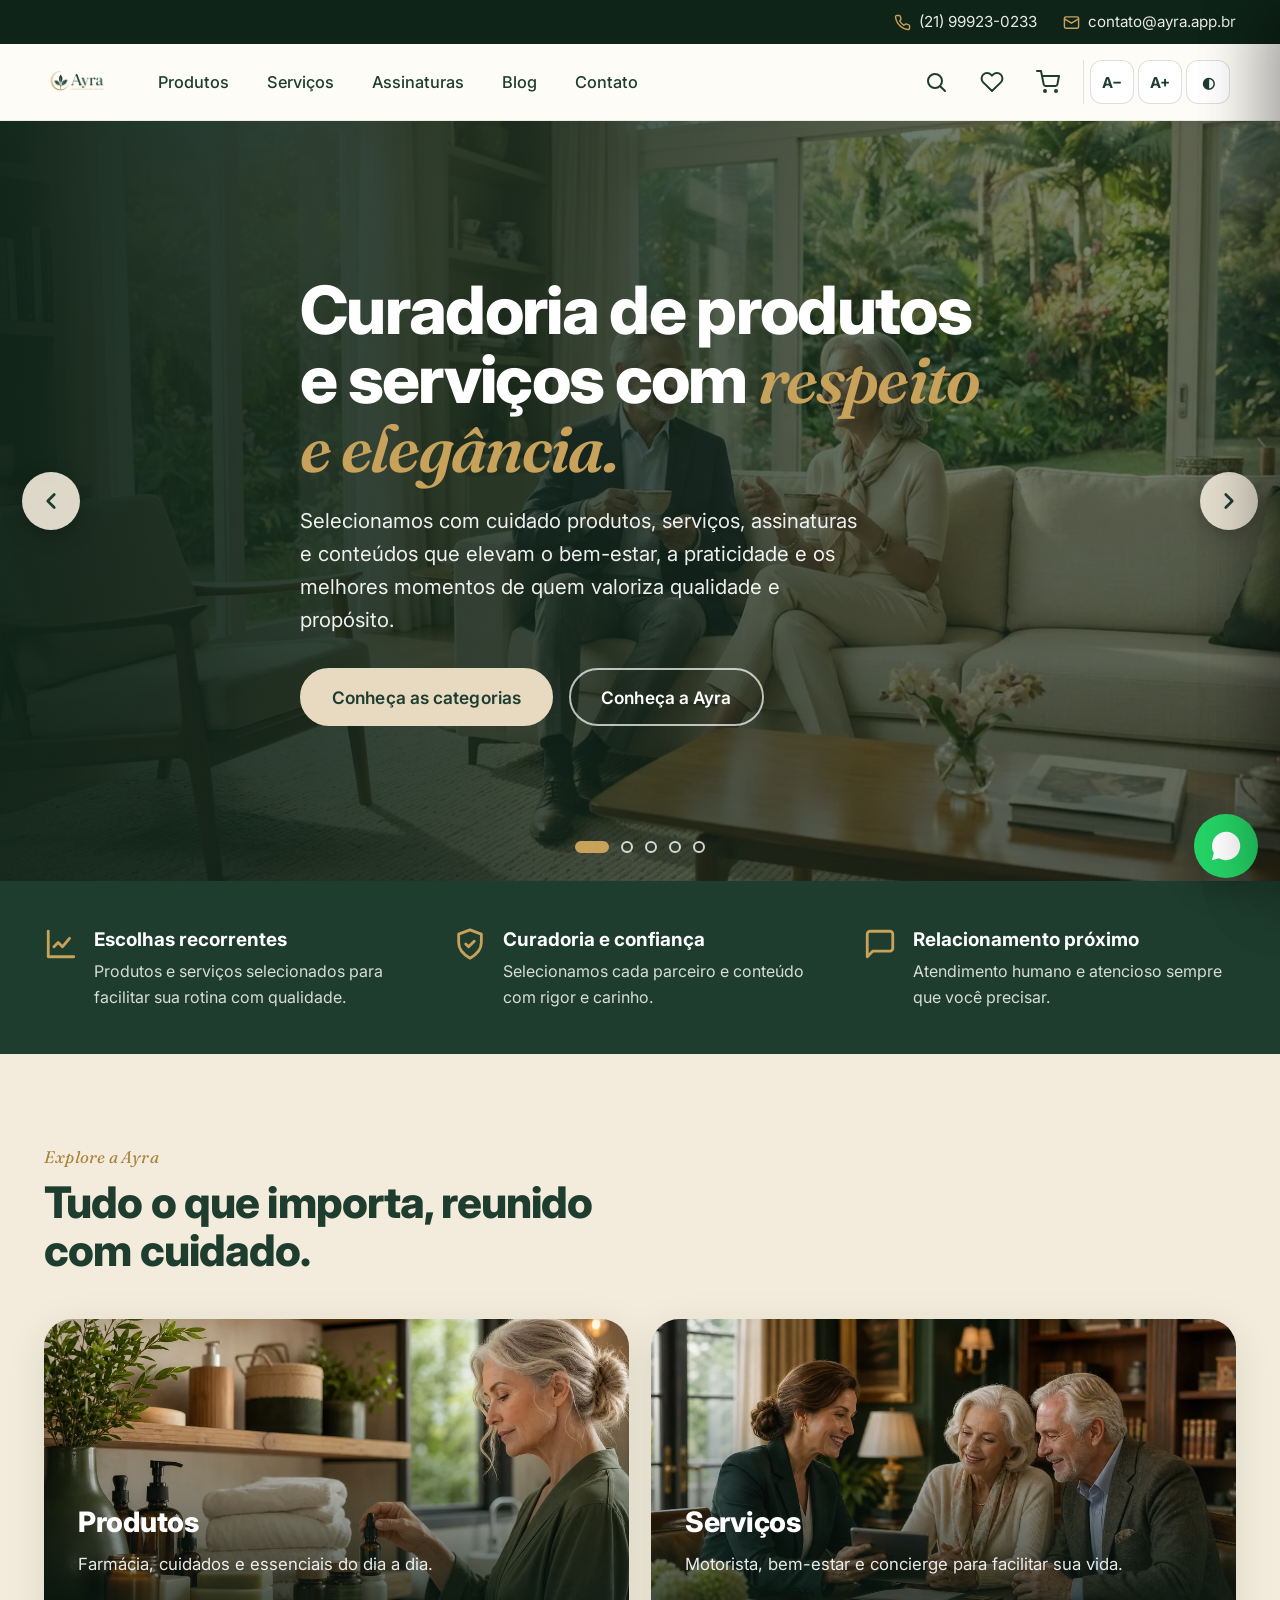
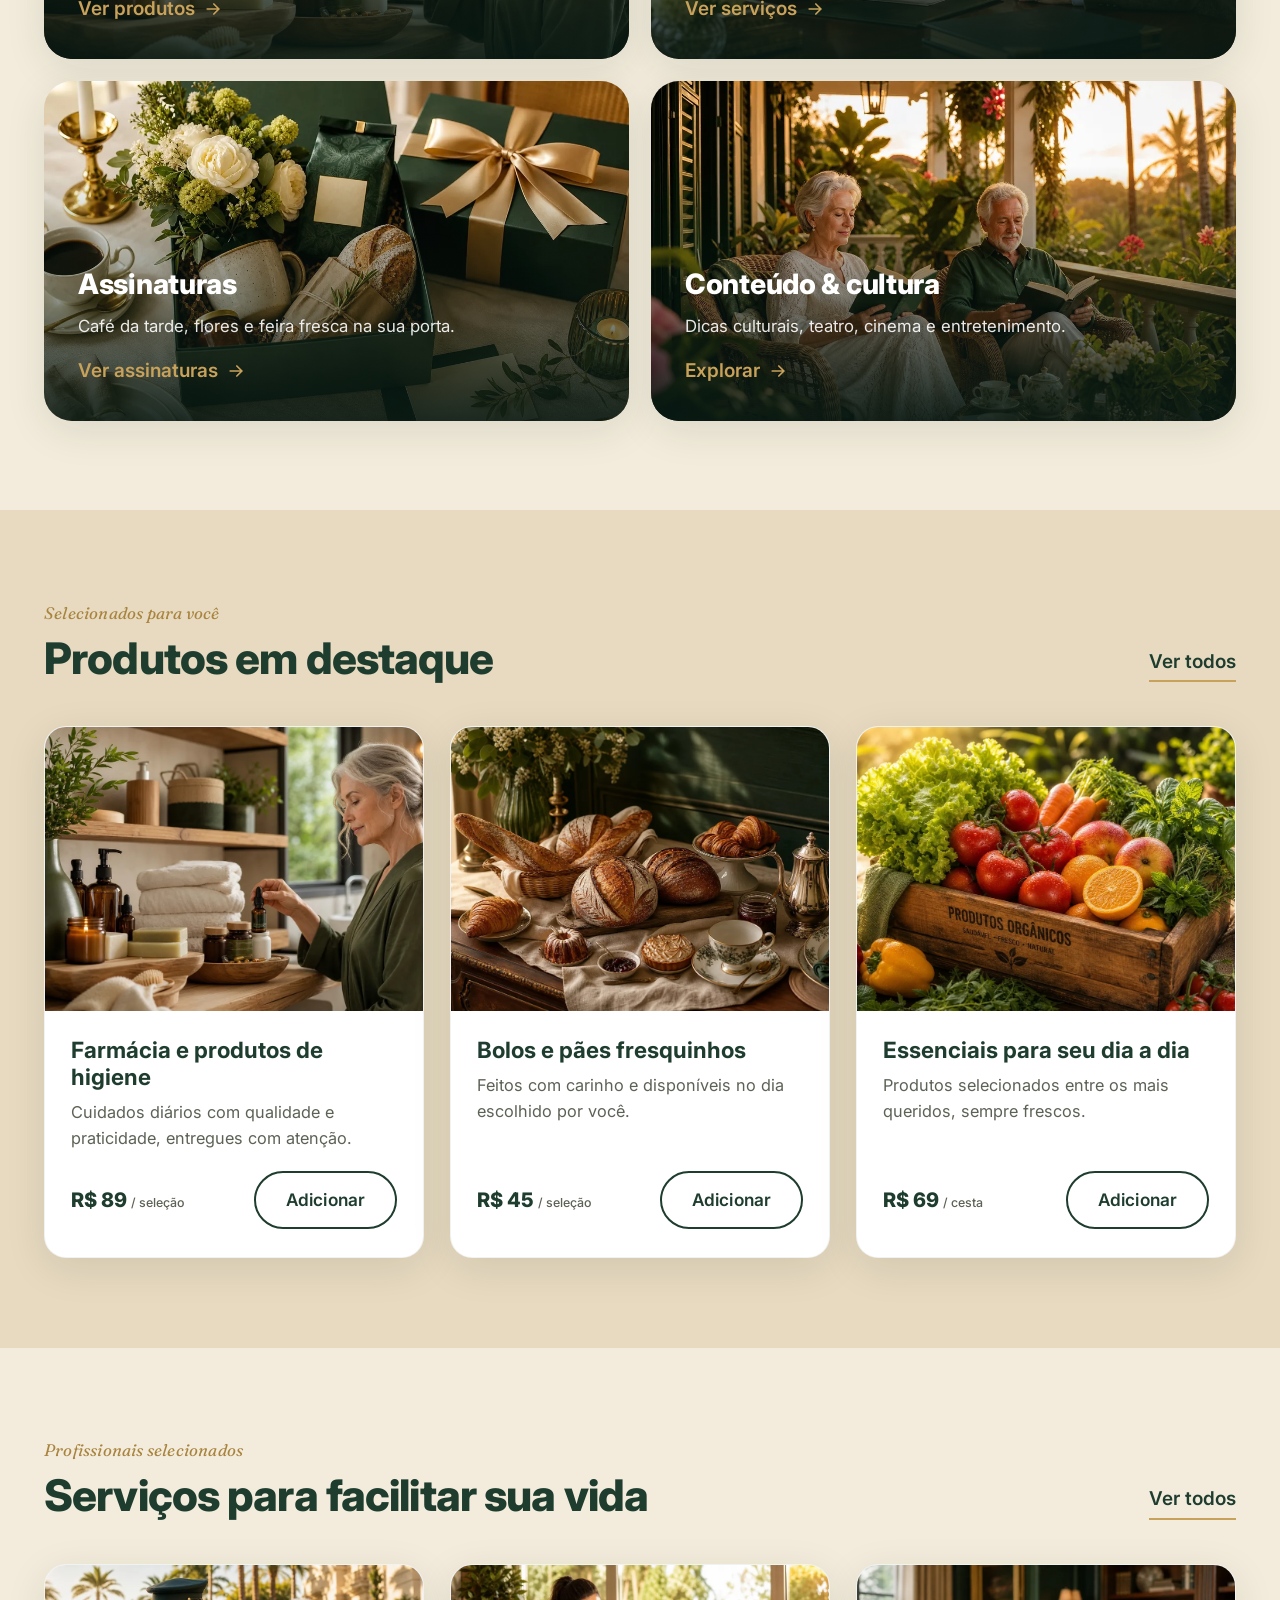
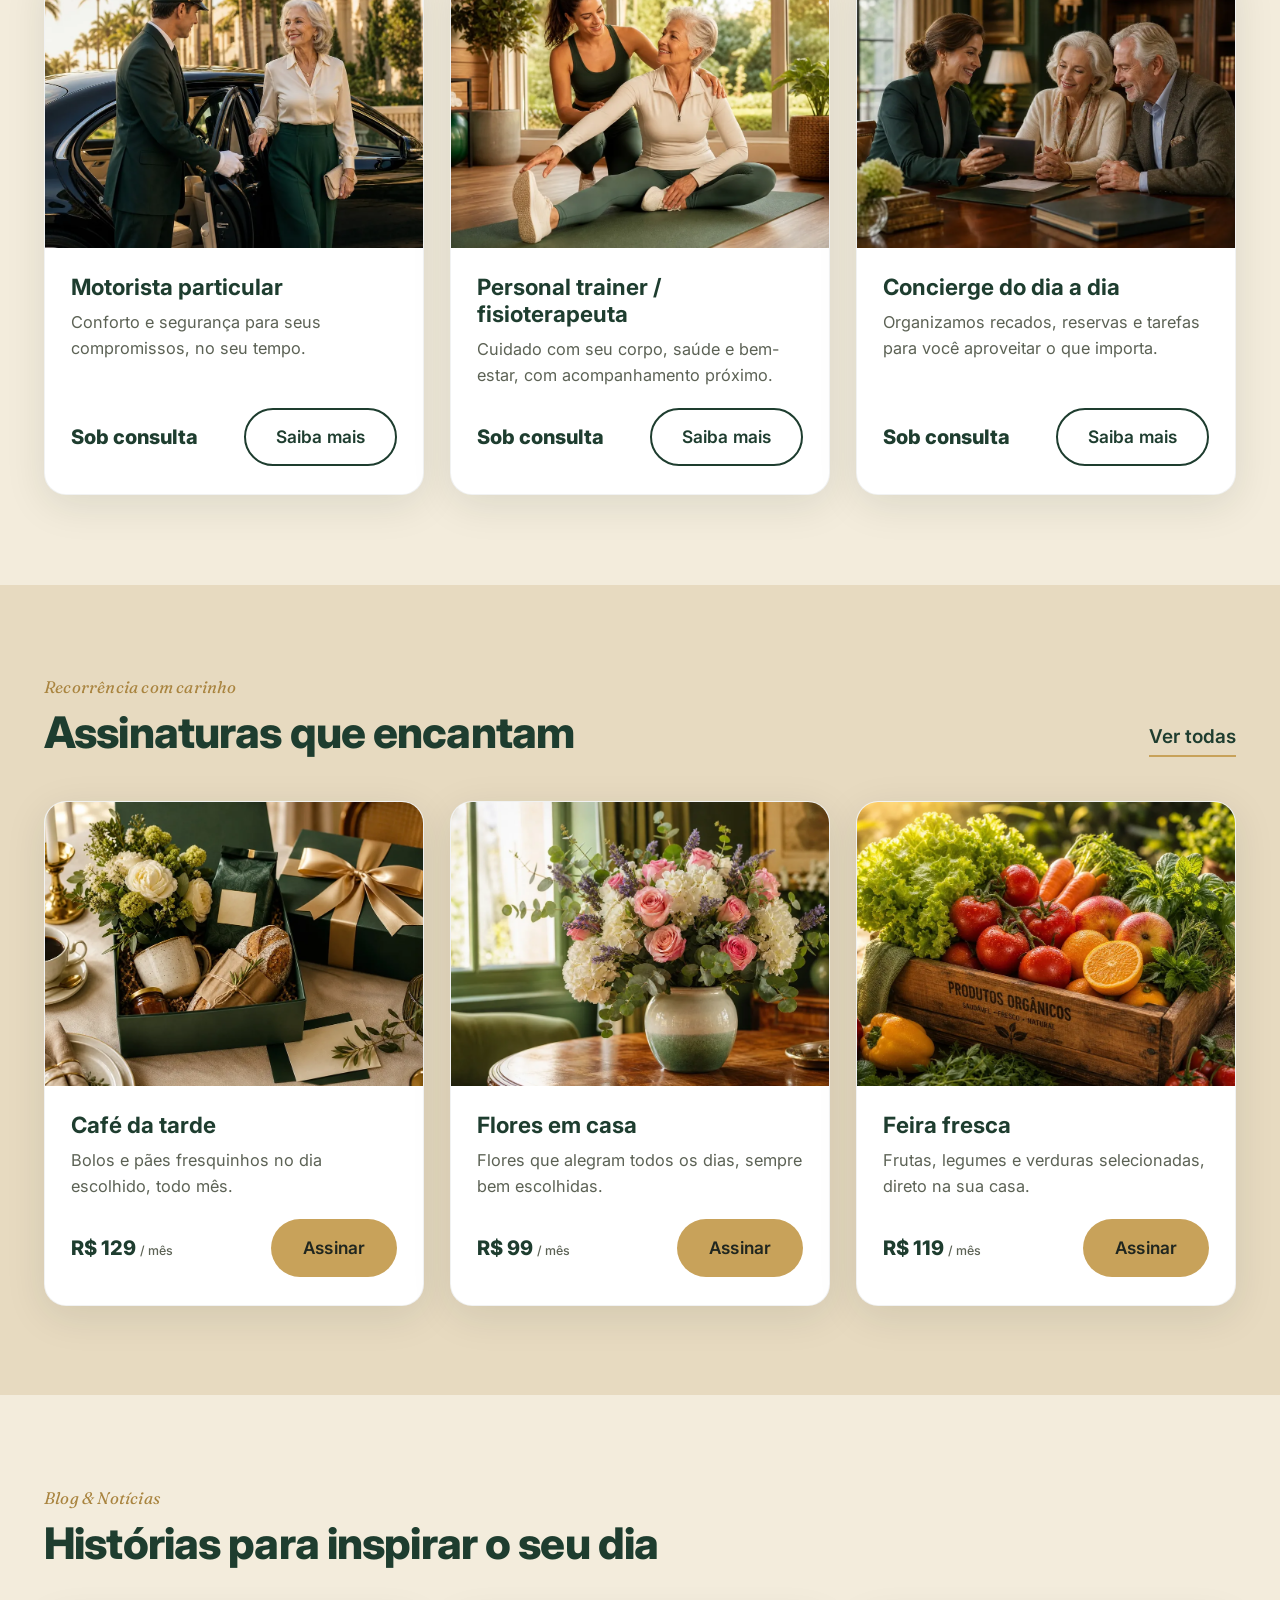
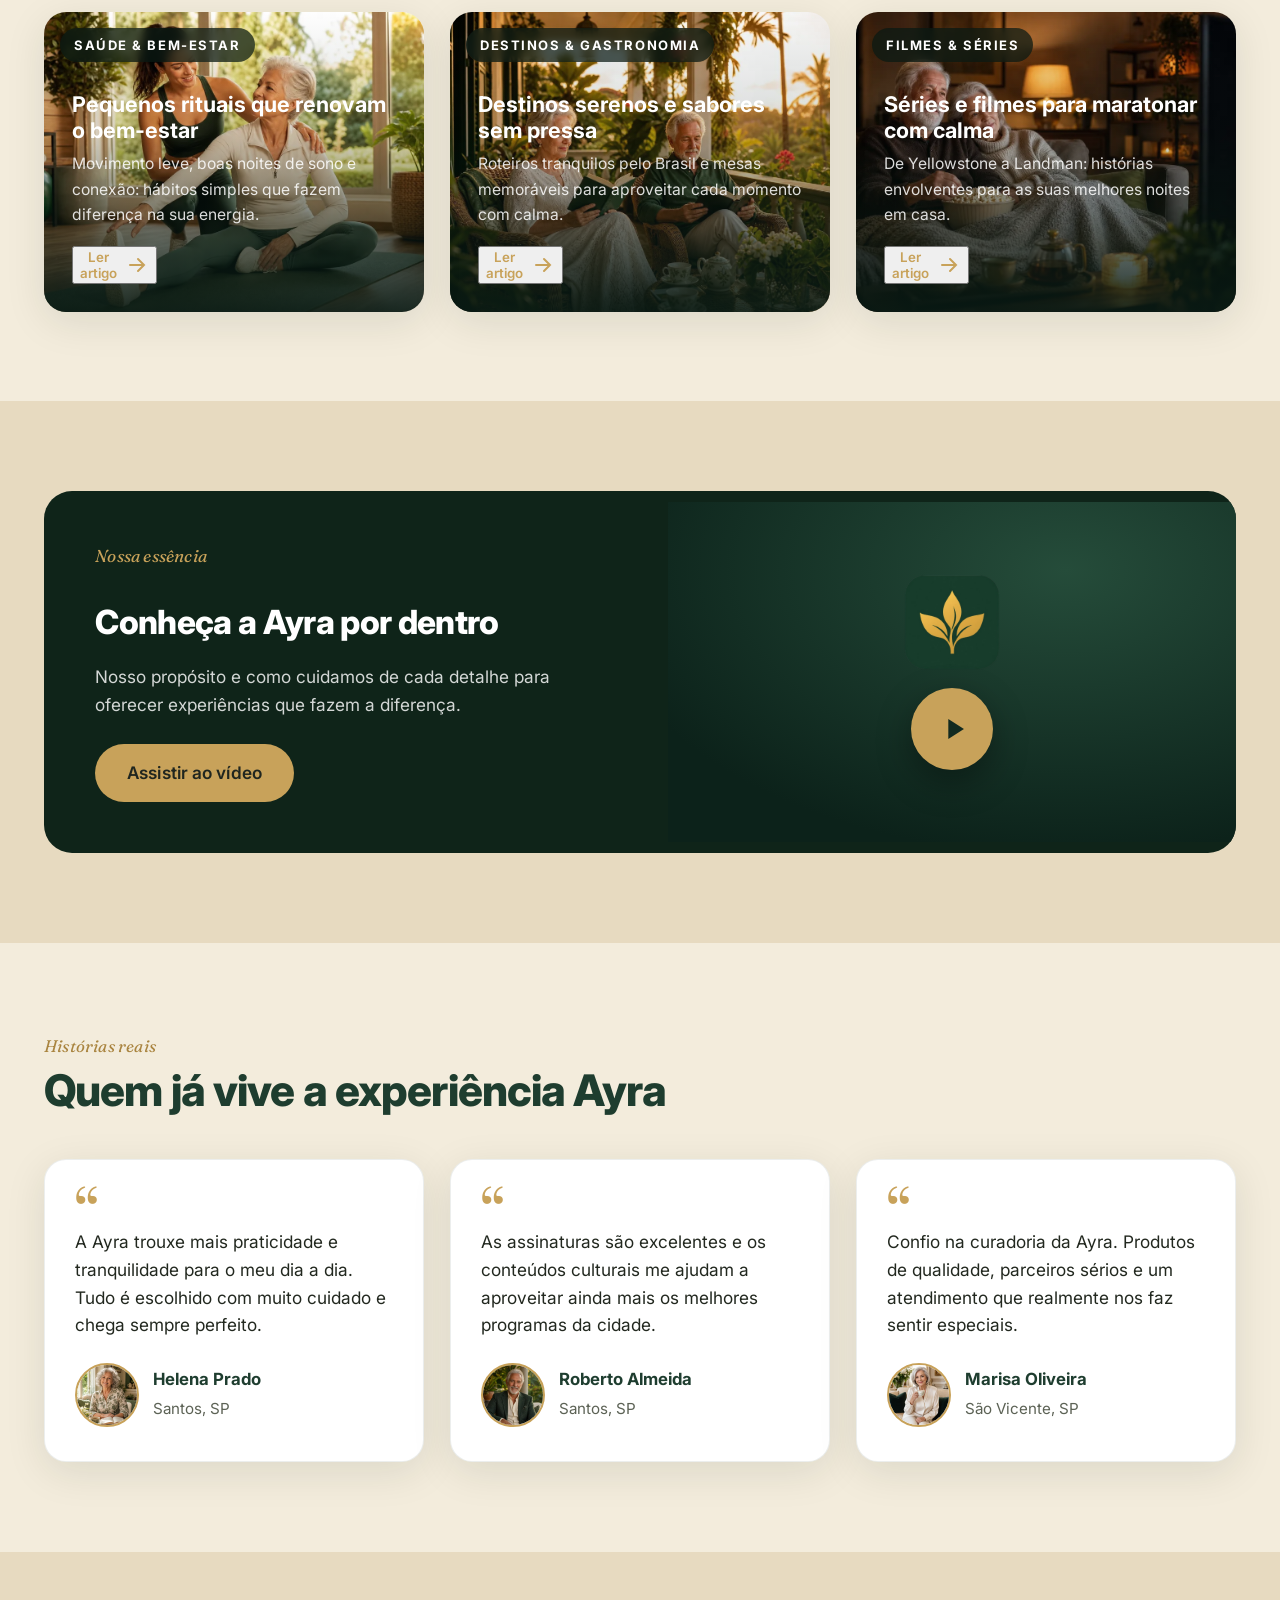
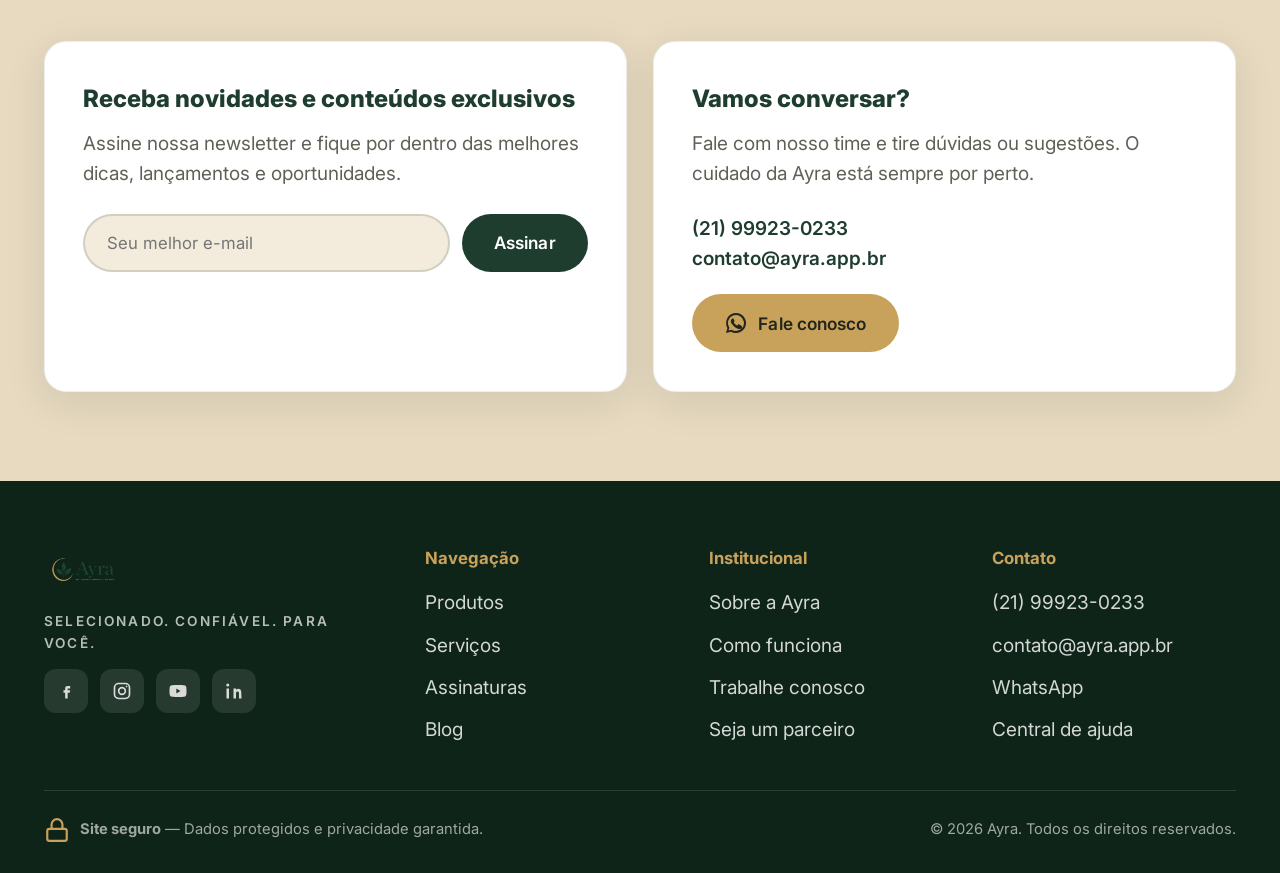
<file: index.html>
<!DOCTYPE html>
<html lang="pt-BR">
<head>
  <meta charset="UTF-8" />
  <meta name="viewport" content="width=device-width, initial-scale=1, viewport-fit=cover" />
  <title>Ayra — Curadoria de produtos e serviços com respeito e elegância</title>
  <meta name="description" content="Ayra é o marketplace com curadoria especial de produtos, serviços, assinaturas e conteúdos selecionados com respeito e elegância." />
  <meta name="theme-color" content="#1E3D2F" />

  <!-- Favicons -->
  <link rel="icon" href="images/favicon.ico" sizes="any" />
  <link rel="icon" type="image/png" sizes="32x32" href="images/favicon-32.png" />
  <link rel="apple-touch-icon" href="images/apple-touch-icon.png" />

  <!-- Open Graph -->
  <meta property="og:title" content="Ayra — Curadoria de produtos e serviços" />
  <meta property="og:description" content="Produtos, serviços, assinaturas e conteúdos selecionados com respeito e elegância." />
  <meta property="og:type" content="website" />

  <link rel="stylesheet" href="css/styles.css" />
</head>
<body>
  <a class="skip-link" href="#conteudo">Ir para o conteúdo</a>

  <!-- ================= BARRA DE CONTATO ================= -->
  <div class="topbar">
    <div class="container topbar__in">
      <a href="tel:+5521999230233">
        <svg viewBox="0 0 24 24" fill="none" stroke="currentColor" stroke-width="2" stroke-linecap="round" stroke-linejoin="round"><path d="M22 16.9v3a2 2 0 0 1-2.2 2 19.8 19.8 0 0 1-8.6-3.1 19.5 19.5 0 0 1-6-6 19.8 19.8 0 0 1-3.1-8.7A2 2 0 0 1 4 2h3a2 2 0 0 1 2 1.7c.1.9.4 1.8.7 2.7a2 2 0 0 1-.5 2.1L8.1 9.9a16 16 0 0 0 6 6l1.4-1.1a2 2 0 0 1 2.1-.5c.9.3 1.8.6 2.7.7A2 2 0 0 1 22 16.9z"/></svg>
        (21) 99923-0233
      </a>
      <a href="mailto:contato@ayra.app.br">
        <svg viewBox="0 0 24 24" fill="none" stroke="currentColor" stroke-width="2" stroke-linecap="round" stroke-linejoin="round"><rect x="2" y="4" width="20" height="16" rx="2"/><path d="m2 7 10 6 10-6"/></svg>
        contato@ayra.app.br
      </a>
    </div>
  </div>

  <!-- ================= HEADER ================= -->
  <header class="header">
    <div class="container header__bar">
      <a class="brand" href="#topo" aria-label="Ayra — página inicial">
        <img src="images/logo-ayra.png" alt="Ayra" />
      </a>

      <nav class="nav" aria-label="Menu principal">
        <a href="produtos.html">Produtos</a>
        <a href="servicos.html">Serviços</a>
        <a href="#assinaturas">Assinaturas</a>
        <a href="#blog">Blog</a>
        <a href="#contato">Contato</a>
      </nav>

      <div class="header__actions">
        <button class="icon-btn" aria-label="Buscar">
          <svg viewBox="0 0 24 24" fill="none" stroke="currentColor" stroke-width="2" stroke-linecap="round"><circle cx="11" cy="11" r="7"/><path d="m21 21-4.3-4.3"/></svg>
        </button>
        <button class="icon-btn" id="openFav" aria-label="Favoritos">
          <svg viewBox="0 0 24 24" fill="none" stroke="currentColor" stroke-width="2" stroke-linecap="round" stroke-linejoin="round"><path d="M20.8 4.6a5.5 5.5 0 0 0-7.8 0L12 5.7l-1-1.1a5.5 5.5 0 1 0-7.8 7.8L12 21l8.8-8.6a5.5 5.5 0 0 0 0-7.8z"/></svg>
          <span class="badge" id="favBadge" hidden>0</span>
        </button>
        <button class="icon-btn" id="openCart" aria-label="Carrinho">
          <svg viewBox="0 0 24 24" fill="none" stroke="currentColor" stroke-width="2" stroke-linecap="round" stroke-linejoin="round"><circle cx="9" cy="21" r="1"/><circle cx="20" cy="21" r="1"/><path d="M1 1h4l2.7 13.4a2 2 0 0 0 2 1.6h9.7a2 2 0 0 0 2-1.6L23 6H6"/></svg>
          <span class="badge" id="cartBadge" hidden>0</span>
        </button>

        <div class="a11y" role="group" aria-label="Acessibilidade">
          <button id="fontMinus" aria-label="Diminuir tamanho do texto">A−</button>
          <button id="fontPlus" aria-label="Aumentar tamanho do texto">A+</button>
          <button id="contrast" aria-label="Ativar alto contraste" title="Alto contraste">◐</button>
        </div>

        <button class="icon-btn hamburger" id="openMenu" aria-label="Abrir menu">
          <svg viewBox="0 0 24 24" fill="none" stroke="currentColor" stroke-width="2" stroke-linecap="round"><path d="M3 6h18M3 12h18M3 18h18"/></svg>
        </button>
      </div>
    </div>
  </header>

  <!-- ================= HERO ================= -->
  <main id="conteudo">
  <section class="hero" id="topo" aria-roledescription="carrossel" aria-label="Destaques Ayra">
    <div class="hero__track" id="heroTrack">

      <!-- Slide 1 — marca -->
      <div class="slide" aria-roledescription="slide">
        <div class="slide__img"><img src="images/hero-couple.webp" alt="Casal desfrutando de um momento tranquilo em casa" /></div>
        <div class="slide__shade"></div>
        <div class="container"><div class="slide__content">
          <h1>Curadoria de produtos e serviços com <span class="accent">respeito e elegância.</span></h1>
          <p>Selecionamos com cuidado produtos, serviços, assinaturas e conteúdos que elevam o bem-estar, a praticidade e os melhores momentos de quem valoriza qualidade e propósito.</p>
          <div class="hero__cta">
            <a class="btn btn--sand" href="#pilares">Conheça as categorias</a>
            <a class="btn btn--ghost" href="#institucional">Conheça a Ayra</a>
          </div>
        </div></div>
      </div>

      <!-- Slide 2 — Produtos -->
      <div class="slide" aria-roledescription="slide">
        <div class="slide__img"><img src="images/produto-farmacia.webp" alt="Produtos de cuidado e higiene selecionados" loading="lazy" /></div>
        <div class="slide__shade"></div>
        <div class="container"><div class="slide__content">
          <p class="eyebrow">Produtos</p>
          <h2 class="hero-title">Farmácia, cuidados e <span class="accent">essenciais do dia.</span></h2>
          <p>Cuidados diários com qualidade e praticidade, escolhidos a dedo e entregues com atenção.</p>
          <div class="hero__cta"><a class="btn btn--sand" href="#produtos">Ver produtos</a></div>
        </div></div>
      </div>

      <!-- Slide 3 — Serviços -->
      <div class="slide" aria-roledescription="slide">
        <div class="slide__img"><img src="images/servico-concierge.webp" alt="Atendimento de concierge com atenção pessoal" loading="lazy" /></div>
        <div class="slide__shade"></div>
        <div class="container"><div class="slide__content">
          <p class="eyebrow">Serviços</p>
          <h2 class="hero-title">Cada detalhe da rotina, <span class="accent">com cuidado.</span></h2>
          <p>Motorista particular, bem-estar e concierge para você aproveitar o que realmente importa.</p>
          <div class="hero__cta"><a class="btn btn--sand" href="#servicos">Ver serviços</a></div>
        </div></div>
      </div>

      <!-- Slide 4 — Assinaturas -->
      <div class="slide" aria-roledescription="slide">
        <div class="slide__img"><img src="images/assinatura-flores.webp" alt="Arranjo de flores para a casa" loading="lazy" /></div>
        <div class="slide__shade"></div>
        <div class="container"><div class="slide__content">
          <p class="eyebrow">Assinaturas</p>
          <h2 class="hero-title">O que encanta, <span class="accent">todo mês na sua porta.</span></h2>
          <p>Café da tarde, flores em casa e feira fresca — a recorrência que traz leveza ao dia a dia.</p>
          <div class="hero__cta"><a class="btn btn--sand" href="#assinaturas">Ver assinaturas</a></div>
        </div></div>
      </div>

      <!-- Slide 5 — Conteúdo -->
      <div class="slide" aria-roledescription="slide">
        <div class="slide__img"><img src="images/conteudo-santos.webp" alt="Momento de leitura e lazer" loading="lazy" /></div>
        <div class="slide__shade"></div>
        <div class="container"><div class="slide__content">
          <p class="eyebrow">Conteúdo &amp; cultura</p>
          <h2 class="hero-title">Inspiração para <span class="accent">viver mais e melhor.</span></h2>
          <p>Dicas culturais, teatro, cinema e entretenimento selecionados para os seus melhores momentos.</p>
          <div class="hero__cta"><a class="btn btn--sand" href="#conteudo">Explorar conteúdo</a></div>
        </div></div>
      </div>

    </div>

    <button class="hero__nav prev" id="heroPrev" aria-label="Slide anterior">
      <svg viewBox="0 0 24 24" fill="none" stroke="currentColor" stroke-width="2.5" stroke-linecap="round" stroke-linejoin="round"><path d="m15 18-6-6 6-6"/></svg>
    </button>
    <button class="hero__nav next" id="heroNext" aria-label="Próximo slide">
      <svg viewBox="0 0 24 24" fill="none" stroke="currentColor" stroke-width="2.5" stroke-linecap="round" stroke-linejoin="round"><path d="m9 18 6-6-6-6"/></svg>
    </button>
    <div class="hero__dots" id="heroDots" role="tablist" aria-label="Selecionar slide"></div>
  </section>

  <!-- ================= FAIXA DE CONFIANÇA ================= -->
  <section class="trust" id="institucional">
    <div class="container">
      <div class="trust__grid">
        <div class="trust__item">
          <svg viewBox="0 0 24 24" fill="none" stroke="currentColor" stroke-width="2" stroke-linecap="round" stroke-linejoin="round"><path d="M3 3v18h18"/><path d="M7 14l3-3 3 3 5-6"/></svg>
          <div><h3>Escolhas recorrentes</h3><p>Produtos e serviços selecionados para facilitar sua rotina com qualidade.</p></div>
        </div>
        <div class="trust__item">
          <svg viewBox="0 0 24 24" fill="none" stroke="currentColor" stroke-width="2" stroke-linecap="round" stroke-linejoin="round"><path d="M12 2 4 5v6c0 5 3.4 8.5 8 11 4.6-2.5 8-6 8-11V5l-8-3z"/><path d="m9 12 2 2 4-4"/></svg>
          <div><h3>Curadoria e confiança</h3><p>Selecionamos cada parceiro e conteúdo com rigor e carinho.</p></div>
        </div>
        <div class="trust__item">
          <svg viewBox="0 0 24 24" fill="none" stroke="currentColor" stroke-width="2" stroke-linecap="round" stroke-linejoin="round"><path d="M21 15a2 2 0 0 1-2 2H7l-4 4V5a2 2 0 0 1 2-2h14a2 2 0 0 1 2 2z"/></svg>
          <div><h3>Relacionamento próximo</h3><p>Atendimento humano e atencioso sempre que você precisar.</p></div>
        </div>
      </div>
    </div>
  </section>

  <!-- ================= 4 GRANDES QUADRADOS ================= -->
  <section class="section" id="pilares">
    <div class="container">
      <div class="section-head">
        <div>
          <p class="eyebrow">Explore a Ayra</p>
          <h2 class="section-title">Tudo o que importa, reunido<br/>com cuidado.</h2>
        </div>
      </div>
      <div class="pillars">
        <a class="pillar" href="produtos.html">
          <img src="images/produto-farmacia.webp" alt="Produtos de cuidado e higiene dispostos com elegância" />
          <div class="pillar__body">
            <h3>Produtos</h3>
            <p>Farmácia, cuidados e essenciais do dia a dia.</p>
            <span class="pillar__more">Ver produtos <svg viewBox="0 0 24 24" fill="none" stroke="currentColor" stroke-width="2" stroke-linecap="round"><path d="M5 12h14M13 6l6 6-6 6"/></svg></span>
          </div>
        </a>
        <a class="pillar" href="servicos.html">
          <img src="images/servico-concierge.webp" alt="Atendimento de concierge com atenção pessoal" />
          <div class="pillar__body">
            <h3>Serviços</h3>
            <p>Motorista, bem-estar e concierge para facilitar sua vida.</p>
            <span class="pillar__more">Ver serviços <svg viewBox="0 0 24 24" fill="none" stroke="currentColor" stroke-width="2" stroke-linecap="round"><path d="M5 12h14M13 6l6 6-6 6"/></svg></span>
          </div>
        </a>
        <a class="pillar" href="#assinaturas">
          <img src="images/assinatura-cafe.webp" alt="Presente com café, pães e flores" />
          <div class="pillar__body">
            <h3>Assinaturas</h3>
            <p>Café da tarde, flores e feira fresca na sua porta.</p>
            <span class="pillar__more">Ver assinaturas <svg viewBox="0 0 24 24" fill="none" stroke="currentColor" stroke-width="2" stroke-linecap="round"><path d="M5 12h14M13 6l6 6-6 6"/></svg></span>
          </div>
        </a>
        <a class="pillar" href="#blog">
          <img src="images/conteudo-santos.webp" alt="Momento de leitura e lazer" />
          <div class="pillar__body">
            <h3>Conteúdo &amp; cultura</h3>
            <p>Dicas culturais, teatro, cinema e entretenimento.</p>
            <span class="pillar__more">Explorar <svg viewBox="0 0 24 24" fill="none" stroke="currentColor" stroke-width="2" stroke-linecap="round"><path d="M5 12h14M13 6l6 6-6 6"/></svg></span>
          </div>
        </a>
      </div>
    </div>
  </section>

  <!-- ================= PRODUTOS ================= -->
  <section class="section section--cream" id="produtos">
    <div class="container">
      <div class="section-head">
        <div><p class="eyebrow">Selecionados para você</p><h2 class="section-title">Produtos em destaque</h2></div>
        <a class="link-all" href="produtos.html">Ver todos</a>
      </div>
      <div class="cards">
        <article class="card">
          <div class="card__img"><img src="images/produto-farmacia.webp" alt="Produtos de farmácia e higiene" loading="lazy" /></div>
          <div class="card__body">
            <h3>Farmácia e produtos de higiene</h3>
            <p>Cuidados diários com qualidade e praticidade, entregues com atenção.</p>
            <div class="card__foot">
              <span class="price">R$ 89 <small>/ seleção</small></span>
              <button class="btn btn--outline add" data-name="Farmácia e produtos de higiene" data-price="89">Adicionar</button>
            </div>
          </div>
        </article>
        <article class="card">
          <div class="card__img"><img src="images/produto-paes.webp" alt="Bolos e pães fresquinhos" loading="lazy" /></div>
          <div class="card__body">
            <h3>Bolos e pães fresquinhos</h3>
            <p>Feitos com carinho e disponíveis no dia escolhido por você.</p>
            <div class="card__foot">
              <span class="price">R$ 45 <small>/ seleção</small></span>
              <button class="btn btn--outline add" data-name="Bolos e pães fresquinhos" data-price="45">Adicionar</button>
            </div>
          </div>
        </article>
        <article class="card">
          <div class="card__img"><img src="images/produto-cestas.webp" alt="Cesta de produtos orgânicos frescos" loading="lazy" /></div>
          <div class="card__body">
            <h3>Essenciais para seu dia a dia</h3>
            <p>Produtos selecionados entre os mais queridos, sempre frescos.</p>
            <div class="card__foot">
              <span class="price">R$ 69 <small>/ cesta</small></span>
              <button class="btn btn--outline add" data-name="Essenciais para seu dia a dia" data-price="69">Adicionar</button>
            </div>
          </div>
        </article>
      </div>
    </div>
  </section>

  <!-- ================= SERVIÇOS ================= -->
  <section class="section" id="servicos">
    <div class="container">
      <div class="section-head">
        <div><p class="eyebrow">Profissionais selecionados</p><h2 class="section-title">Serviços para facilitar sua vida</h2></div>
        <a class="link-all" href="servicos.html">Ver todos</a>
      </div>
      <div class="cards">
        <article class="card">
          <div class="card__img"><img src="images/servico-motorista.webp" alt="Motorista particular abrindo a porta do carro" loading="lazy" /></div>
          <div class="card__body">
            <h3>Motorista particular</h3>
            <p>Conforto e segurança para seus compromissos, no seu tempo.</p>
            <div class="card__foot">
              <span class="price">Sob consulta</span>
              <a class="btn btn--outline" href="#contato">Saiba mais</a>
            </div>
          </div>
        </article>
        <article class="card">
          <div class="card__img"><img src="images/servico-personal.webp" alt="Sessão de personal trainer e fisioterapia" loading="lazy" /></div>
          <div class="card__body">
            <h3>Personal trainer / fisioterapeuta</h3>
            <p>Cuidado com seu corpo, saúde e bem-estar, com acompanhamento próximo.</p>
            <div class="card__foot">
              <span class="price">Sob consulta</span>
              <a class="btn btn--outline" href="#contato">Saiba mais</a>
            </div>
          </div>
        </article>
        <article class="card">
          <div class="card__img"><img src="images/servico-concierge.webp" alt="Atendimento de concierge personalizado" loading="lazy" /></div>
          <div class="card__body">
            <h3>Concierge do dia a dia</h3>
            <p>Organizamos recados, reservas e tarefas para você aproveitar o que importa.</p>
            <div class="card__foot">
              <span class="price">Sob consulta</span>
              <a class="btn btn--outline" href="#contato">Saiba mais</a>
            </div>
          </div>
        </article>
      </div>
    </div>
  </section>

  <!-- ================= ASSINATURAS ================= -->
  <section class="section section--cream" id="assinaturas">
    <div class="container">
      <div class="section-head">
        <div><p class="eyebrow">Recorrência com carinho</p><h2 class="section-title">Assinaturas que encantam</h2></div>
        <a class="link-all" href="#">Ver todas</a>
      </div>
      <div class="cards">
        <article class="card">
          <div class="card__img"><img src="images/assinatura-cafe.webp" alt="Assinatura de café da tarde com pães e flores" loading="lazy" /></div>
          <div class="card__body">
            <h3>Café da tarde</h3>
            <p>Bolos e pães fresquinhos no dia escolhido, todo mês.</p>
            <div class="card__foot">
              <span class="price">R$ 129 <small>/ mês</small></span>
              <button class="btn btn--gold add" data-name="Assinatura Café da tarde" data-price="129">Assinar</button>
            </div>
          </div>
        </article>
        <article class="card">
          <div class="card__img"><img src="images/assinatura-flores.webp" alt="Arranjo de flores para a casa" loading="lazy" /></div>
          <div class="card__body">
            <h3>Flores em casa</h3>
            <p>Flores que alegram todos os dias, sempre bem escolhidas.</p>
            <div class="card__foot">
              <span class="price">R$ 99 <small>/ mês</small></span>
              <button class="btn btn--gold add" data-name="Assinatura Flores em casa" data-price="99">Assinar</button>
            </div>
          </div>
        </article>
        <article class="card">
          <div class="card__img"><img src="images/assinatura-frutas.webp" alt="Cesta de feira fresca com frutas e legumes" loading="lazy" /></div>
          <div class="card__body">
            <h3>Feira fresca</h3>
            <p>Frutas, legumes e verduras selecionadas, direto na sua casa.</p>
            <div class="card__foot">
              <span class="price">R$ 119 <small>/ mês</small></span>
              <button class="btn btn--gold add" data-name="Assinatura Feira fresca" data-price="119">Assinar</button>
            </div>
          </div>
        </article>
      </div>
    </div>
  </section>

  <!-- ================= BLOG & NOTÍCIAS ================= -->
  <section class="section" id="blog">
    <div class="container">
      <div class="section-head">
        <div><p class="eyebrow">Blog &amp; Notícias</p><h2 class="section-title">Histórias para inspirar o seu dia</h2></div>
      </div>
      <div class="cards content-grid">

        <article class="media blog-card">
          <img src="images/servico-personal.webp" alt="Momento de cuidado com o corpo e o bem-estar" loading="lazy" />
          <span class="badge-tag">SAÚDE &amp; BEM-ESTAR</span>
          <div class="media__body">
            <h3>Pequenos rituais que renovam o bem-estar</h3>
            <p>Movimento leve, boas noites de sono e conexão: hábitos simples que fazem diferença na sua energia.</p>
            <button class="media__link article-open" data-article="saude" type="button">Ler artigo <svg viewBox="0 0 24 24" fill="none" stroke="currentColor" stroke-width="2" stroke-linecap="round"><path d="M5 12h14M13 6l6 6-6 6"/></svg></button>
          </div>
        </article>

        <article class="media blog-card">
          <img src="images/conteudo-santos.webp" alt="Paisagem serena para viagens tranquilas" loading="lazy" />
          <span class="badge-tag">DESTINOS &amp; GASTRONOMIA</span>
          <div class="media__body">
            <h3>Destinos serenos e sabores sem pressa</h3>
            <p>Roteiros tranquilos pelo Brasil e mesas memoráveis para aproveitar cada momento com calma.</p>
            <button class="media__link article-open" data-article="destinos" type="button">Ler artigo <svg viewBox="0 0 24 24" fill="none" stroke="currentColor" stroke-width="2" stroke-linecap="round"><path d="M5 12h14M13 6l6 6-6 6"/></svg></button>
          </div>
        </article>

        <article class="media blog-card">
          <img src="images/conteudo-cinema.webp" alt="Noite tranquila de filmes e séries em casa" loading="lazy" />
          <span class="badge-tag">FILMES &amp; SÉRIES</span>
          <div class="media__body">
            <h3>Séries e filmes para maratonar com calma</h3>
            <p>De Yellowstone a Landman: histórias envolventes para as suas melhores noites em casa.</p>
            <button class="media__link article-open" data-article="series" type="button">Ler artigo <svg viewBox="0 0 24 24" fill="none" stroke="currentColor" stroke-width="2" stroke-linecap="round"><path d="M5 12h14M13 6l6 6-6 6"/></svg></button>
          </div>
        </article>

      </div>
    </div>

    <!-- ===== Conteúdo completo dos artigos (edite os textos aqui) ===== -->
    <!-- Ficam ocultos e são exibidos na própria página ao clicar em "Ler artigo". -->

    <div class="article-source" id="article-saude" data-cat="Saúde &amp; bem-estar" hidden>
      <img src="images/servico-personal.webp" alt="Cuidado com o corpo e o bem-estar" />
      <h2>Pequenos rituais que renovam o bem-estar</h2>
      <p>Cuidar de si não precisa ser complicado. Muitas vezes, são os gestos simples e repetidos com constância que trazem mais disposição e leveza para o dia a dia. A seguir, reunimos hábitos que cabem em qualquer rotina.</p>
      <h3>Movimente-se com prazer</h3>
      <p>Caminhadas tranquilas, alongamentos ao acordar ou uma sessão de fisioterapia orientada mantêm o corpo ativo e as articulações saudáveis. O segredo não é a intensidade, e sim a regularidade — e escolher uma atividade que dê prazer.</p>
      <h3>Durma bem e hidrate-se</h3>
      <p>Um sono reparador e a boa hidratação ao longo do dia influenciam o humor, a memória e a energia. Vale criar um ritual de fim de tarde: menos telas, uma luz mais suave e um chá quente para desacelerar.</p>
      <h3>Alimente-se com cor e variedade</h3>
      <p>Pratos coloridos, frescos e preparados com carinho nutrem o corpo e também o espírito. Frutas, verduras da estação e boas fontes de proteína ajudam a manter a vitalidade sem abrir mão do sabor.</p>
      <h3>Cultive vínculos</h3>
      <p>Conversas, encontros e momentos de convívio são tão importantes quanto qualquer cuidado físico. Manter-se conectado a quem se ama é um dos ingredientes mais poderosos do bem-estar.</p>
    </div>

    <div class="article-source" id="article-destinos" data-cat="Destinos &amp; gastronomia" hidden>
      <img src="images/conteudo-santos.webp" alt="Paisagem serena para viagens tranquilas" />
      <h2>Destinos serenos e sabores sem pressa</h2>
      <p>Viajar é reencontrar-se com o tempo. Escolher destinos tranquilos, com boa gastronomia e ritmo suave, transforma o passeio em uma experiência de verdade. Aqui vão algumas ideias para se inspirar.</p>
      <h3>Serra e clima ameno</h3>
      <p>Campos do Jordão (SP) e Gramado (RS) encantam com ar de montanha, cafés aconchegantes e boa mesa. São destinos perfeitos para caminhadas leves, fondues e tardes sem relógio.</p>
      <h3>Litoral e brisa do mar</h3>
      <p>Pertinho de casa, o litoral paulista guarda joias como Santos, com seus jardins à beira-mar, e cidades históricas como Paraty (RJ). Frutos do mar frescos e pôr do sol fazem o resto.</p>
      <h3>Natureza e sabores do interior</h3>
      <p>Bonito (MS) e a Chapada Diamantina (BA) recompensam quem gosta de paisagens tranquilas e culinária regional. Uma boa refeição típica ao fim do dia é sempre o melhor souvenir.</p>
      <p>Dica da Ayra: monte roteiros curtos, com deslocamentos confortáveis, e reserve tempo para simplesmente apreciar. A viagem mais memorável costuma ser a menos apressada.</p>
    </div>

    <div class="article-source" id="article-series" data-cat="Filmes &amp; séries" hidden>
      <img src="images/conteudo-cinema.webp" alt="Noite de filmes e séries em casa" />
      <h2>Séries e filmes para maratonar com calma</h2>
      <p>Uma boa história é o convite perfeito para uma noite tranquila em casa. Se você gosta de dramas envolventes, com belas paisagens e personagens marcantes, estas sugestões vão render ótimas sessões.</p>
      <h3>Yellowstone</h3>
      <p>Criada por Taylor Sheridan e estrelada por Kevin Costner, acompanha a família Dutton e sua imensa fazenda de gado em Montana, entre disputas de terra, poder e lealdade. As paisagens deslumbrantes são quase personagens à parte.</p>
      <h3>Landman</h3>
      <p>Do mesmo criador, traz Billy Bob Thornton como Tommy Norris, um "solucionador de problemas" no mundo do petróleo do oeste do Texas. A segunda temporada estreou em novembro de 2025 no Paramount+, com Demi Moore, Andy Garcia e a chegada de Sam Elliott ao elenco.</p>
      <h3>Para continuar a maratona</h3>
      <p>Quem gosta desse universo pode explorar também 1883 e 1923, que contam a origem da saga Dutton. Todas combinam drama, história e cenários grandiosos — perfeitas para assistir aos poucos, no seu ritmo.</p>
      <p>Dica da Ayra: prepare um chá ou um café da tarde especial, ajuste a luz e aproveite. As melhores histórias pedem tempo e conforto.</p>
    </div>
  </section>

  <!-- ================= VÍDEO INSTITUCIONAL ================= -->
  <section class="section section--cream">
    <div class="container">
      <div class="videoband">
        <div class="videoband__text">
          <p class="eyebrow" style="color:var(--gold)">Nossa essência</p>
          <h2>Conheça a Ayra por dentro</h2>
          <p>Nosso propósito e como cuidamos de cada detalhe para oferecer experiências que fazem a diferença.</p>
          <a class="btn btn--gold" href="#">Assistir ao vídeo</a>
        </div>
        <div class="videoband__poster">
          <img class="leaf" src="images/icon-512.png" alt="" aria-hidden="true" />
          <button class="play-lg" aria-label="Reproduzir vídeo institucional">
            <svg viewBox="0 0 24 24" fill="currentColor"><path d="M8 5v14l11-7z"/></svg>
          </button>
        </div>
      </div>
    </div>
  </section>

  <!-- ================= DEPOIMENTOS ================= -->
  <section class="section">
    <div class="container">
      <div class="section-head">
        <div><p class="eyebrow">Histórias reais</p><h2 class="section-title">Quem já vive a experiência Ayra</h2></div>
      </div>
      <div class="testi">
        <div class="testi__card">
          <div class="testi__quote">&ldquo;</div>
          <p>A Ayra trouxe mais praticidade e tranquilidade para o meu dia a dia. Tudo é escolhido com muito cuidado e chega sempre perfeito.</p>
          <div class="testi__who"><img src="images/depoimento-helena.webp" alt="Helena Prado" /><div><strong>Helena Prado</strong><span>Santos, SP</span></div></div>
        </div>
        <div class="testi__card">
          <div class="testi__quote">&ldquo;</div>
          <p>As assinaturas são excelentes e os conteúdos culturais me ajudam a aproveitar ainda mais os melhores programas da cidade.</p>
          <div class="testi__who"><img src="images/depoimento-roberto.webp" alt="Roberto Almeida" /><div><strong>Roberto Almeida</strong><span>Santos, SP</span></div></div>
        </div>
        <div class="testi__card">
          <div class="testi__quote">&ldquo;</div>
          <p>Confio na curadoria da Ayra. Produtos de qualidade, parceiros sérios e um atendimento que realmente nos faz sentir especiais.</p>
          <div class="testi__who"><img src="images/depoimento-maria.webp" alt="Marisa Oliveira" /><div><strong>Marisa Oliveira</strong><span>São Vicente, SP</span></div></div>
        </div>
      </div>
    </div>
  </section>

  <!-- ================= NEWSLETTER / CONTATO ================= -->
  <section class="section section--cream" id="contato">
    <div class="container">
      <div class="cta-band">
        <div class="cta-box">
          <h3>Receba novidades e conteúdos exclusivos</h3>
          <p>Assine nossa newsletter e fique por dentro das melhores dicas, lançamentos e oportunidades.</p>
          <form class="news-form" onsubmit="return false;">
            <input type="email" placeholder="Seu melhor e-mail" aria-label="Seu melhor e-mail" required />
            <button class="btn btn--primary" type="submit">Assinar</button>
          </form>
        </div>
        <div class="cta-box">
          <h3>Vamos conversar?</h3>
          <p>Fale com nosso time e tire dúvidas ou sugestões. O cuidado da Ayra está sempre por perto.</p>
          <p style="margin:0 0 20px;font-weight:600;color:var(--forest)">
            <a href="tel:+5521999230233" style="color:var(--forest)">(21) 99923-0233</a><br/>
            <a href="mailto:contato@ayra.app.br" style="color:var(--forest)">contato@ayra.app.br</a>
          </p>
          <a class="btn btn--gold" href="https://wa.me/5521999230233" target="_blank" rel="noopener">
            <svg viewBox="0 0 24 24" fill="currentColor" style="width:24px;height:24px"><path d="M12 2a10 10 0 0 0-8.6 15l-1.4 5 5.1-1.3A10 10 0 1 0 12 2zm0 18a8 8 0 0 1-4.1-1.1l-.3-.2-3 .8.8-2.9-.2-.3A8 8 0 1 1 12 20zm4.6-6c-.2-.1-1.5-.7-1.7-.8-.2-.1-.4-.1-.6.1s-.6.8-.8 1-.3.2-.5.1a6.5 6.5 0 0 1-3.2-2.8c-.2-.4.2-.4.6-1.2.1-.2 0-.3 0-.5s-.6-1.4-.8-1.9c-.2-.5-.4-.4-.6-.4h-.5a1 1 0 0 0-.7.3c-.3.3-1 .9-1 2.3s1 2.7 1.2 2.9c.1.2 2 3 4.8 4.2.7.3 1.2.5 1.6.6.7.2 1.3.2 1.8.1.5-.1 1.5-.6 1.7-1.2.2-.6.2-1.1.1-1.2s-.2-.2-.4-.3z"/></svg>
            Fale conosco
          </a>
        </div>
      </div>
    </div>
  </section>
  </main>

  <!-- ================= FOOTER ================= -->
  <footer class="footer">
    <div class="container">
      <div class="footer__top">
        <div class="footer__brand">
          <img src="images/logo-ayra.png" alt="Ayra" />
          <p>SELECIONADO. CONFIÁVEL. PARA VOCÊ.</p>
          <div class="social">
            <a href="#" aria-label="Facebook"><svg viewBox="0 0 24 24" fill="currentColor"><path d="M14 9h3V6h-3c-2 0-3 1-3 3v2H9v3h2v7h3v-7h2.5l.5-3H14v-1.5c0-.6.4-.5 1-.5z"/></svg></a>
            <a href="#" aria-label="Instagram"><svg viewBox="0 0 24 24" fill="none" stroke="currentColor" stroke-width="2"><rect x="3" y="3" width="18" height="18" rx="5"/><circle cx="12" cy="12" r="4"/><circle cx="17.5" cy="6.5" r="1" fill="currentColor" stroke="none"/></svg></a>
            <a href="#" aria-label="YouTube"><svg viewBox="0 0 24 24" fill="currentColor"><path d="M22 8s-.2-1.5-.8-2.1c-.8-.8-1.6-.8-2-.9C16.4 4.7 12 4.7 12 4.7s-4.4 0-7.2.3c-.4.1-1.2.1-2 .9C2.2 6.5 2 8 2 8S1.8 9.7 1.8 11.5v1C1.8 14.3 2 16 2 16s.2 1.5.8 2.1c.8.8 1.8.8 2.3.9 1.7.2 6.9.3 6.9.3s4.4 0 7.2-.3c.4-.1 1.2-.1 2-.9.6-.6.8-2.1.8-2.1s.2-1.7.2-3.5v-1C22.2 9.7 22 8 22 8zM10 15V9l5 3z"/></svg></a>
            <a href="#" aria-label="LinkedIn"><svg viewBox="0 0 24 24" fill="currentColor"><path d="M6 9H3v12h3zM4.5 3a1.8 1.8 0 1 0 0 3.6 1.8 1.8 0 0 0 0-3.6zM21 21h-3v-6c0-1.6-.6-2.5-1.8-2.5-1 0-1.5.7-1.7 1.3-.1.2-.1.6-.1.9V21h-3s.1-11 0-12h3v1.7c.4-.6 1.1-1.5 2.7-1.5 2 0 3.6 1.3 3.6 4.1z"/></svg></a>
          </div>
        </div>
        <div><h4>Navegação</h4><ul><li><a href="produtos.html">Produtos</a></li><li><a href="servicos.html">Serviços</a></li><li><a href="#assinaturas">Assinaturas</a></li><li><a href="#blog">Blog</a></li></ul></div>
        <div><h4>Institucional</h4><ul><li><a href="#institucional">Sobre a Ayra</a></li><li><a href="#">Como funciona</a></li><li><a href="#">Trabalhe conosco</a></li><li><a href="#">Seja um parceiro</a></li></ul></div>
        <div><h4>Contato</h4><ul>
          <li><a href="tel:+5521999230233">(21) 99923-0233</a></li>
          <li><a href="mailto:contato@ayra.app.br">contato@ayra.app.br</a></li>
          <li><a href="https://wa.me/5521999230233" target="_blank" rel="noopener">WhatsApp</a></li>
          <li><a href="#">Central de ajuda</a></li>
        </ul></div>
      </div>
      <div class="footer__bottom">
        <div class="secure">
          <svg viewBox="0 0 24 24" fill="none" stroke="currentColor" stroke-width="2" stroke-linecap="round" stroke-linejoin="round"><rect x="3" y="11" width="18" height="11" rx="2"/><path d="M7 11V7a5 5 0 0 1 10 0v4"/></svg>
          <span><strong>Site seguro</strong> — Dados protegidos e privacidade garantida.</span>
        </div>
        <span>© 2026 Ayra. Todos os direitos reservados.</span>
      </div>
    </div>
  </footer>

  <!-- WhatsApp flutuante -->
  <a class="wa-float" href="https://wa.me/5521999230233" target="_blank" rel="noopener" aria-label="Falar no WhatsApp">
    <svg viewBox="0 0 24 24" fill="currentColor"><path d="M12 2a10 10 0 0 0-8.6 15l-1.4 5 5.1-1.3A10 10 0 1 0 12 2zm4.6 12c-.2-.1-1.5-.7-1.7-.8-.2-.1-.4-.1-.6.1s-.6.8-.8 1-.3.2-.5.1a6.5 6.5 0 0 1-3.2-2.8c-.2-.4.2-.4.6-1.2.1-.2 0-.3 0-.5s-.6-1.4-.8-1.9c-.2-.5-.4-.4-.6-.4h-.5a1 1 0 0 0-.7.3c-.3.3-1 .9-1 2.3s1 2.7 1.2 2.9c.1.2 2 3 4.8 4.2.7.3 1.2.5 1.6.6.7.2 1.3.2 1.8.1.5-.1 1.5-.6 1.7-1.2.2-.6.2-1.1.1-1.2s-.2-.2-.4-.3z"/></svg>
  </a>

  <!-- Drawers -->
  <div class="overlay" id="overlay"></div>

  <aside class="drawer" id="cartDrawer" aria-label="Seu carrinho">
    <div class="drawer__head"><h3>Seu carrinho</h3><button class="close-btn" data-close aria-label="Fechar">&times;</button></div>
    <div class="drawer__body" id="cartBody"><p class="empty">Seu carrinho está vazio.</p></div>
    <div class="drawer__foot">
      <div class="subtotal"><span>Subtotal</span><span id="cartTotal">R$ 0</span></div>
      <p class="cart-note">Nesta etapa a seleção é enviada com carinho para nossa equipe. Em breve, o pagamento online estará disponível diretamente aqui.</p>
      <a class="btn btn--gold btn--block" id="cartWa" href="#" target="_blank" rel="noopener">Enviar seleção pelo WhatsApp</a>
    </div>
  </aside>

  <aside class="drawer" id="favDrawer" aria-label="Seus favoritos">
    <div class="drawer__head"><h3>Seus favoritos</h3><button class="close-btn" data-close aria-label="Fechar">&times;</button></div>
    <div class="drawer__body" id="favBody"><p class="empty">Salve produtos, serviços e conteúdos para consultar depois.</p></div>
  </aside>

  <!-- ===== Leitor de artigos (abre na própria página) ===== -->
  <div class="article-overlay" id="articleOverlay" role="dialog" aria-modal="true" aria-labelledby="artTitle">
    <div class="article-modal">
      <button class="article-close" id="articleClose" aria-label="Fechar artigo">&times;</button>
      <nav class="crumbs" id="artCrumbs" aria-label="Navegação estrutural">
        <a href="index.html">Início</a> <span aria-hidden="true">›</span>
        <a href="#blog">Blog</a> <span aria-hidden="true">›</span>
        <span class="crumbs__current" id="artCat">Artigo</span>
      </nav>
      <div class="article-body" id="articleBody"></div>
      <div class="article-foot">
        <button class="btn btn--outline" id="articleBack" type="button">← Voltar ao blog</button>
      </div>
    </div>
  </div>

  <!-- Menu mobile -->
  <nav class="mobile-menu" id="mobileMenu" aria-label="Menu">
    <div class="mobile-menu__head">
      <img src="images/logo-ayra.png" alt="Ayra" style="height:40px" />
      <button class="close-btn" id="closeMenu" aria-label="Fechar menu">&times;</button>
    </div>
    <a href="produtos.html">Produtos</a>
    <a href="servicos.html">Serviços</a>
    <a href="#assinaturas">Assinaturas</a>
    <a href="#blog">Blog</a>
    <a href="#contato">Contato</a>
    <div class="a11y-m" role="group" aria-label="Acessibilidade">
      <button id="fontMinusM">A− texto</button>
      <button id="fontPlusM">A+ texto</button>
      <button id="contrastM">◐ contraste</button>
    </div>
  </nav>

  <!-- Dados estruturados (SEO) -->
  <script type="application/ld+json">
  {
    "@context": "https://schema.org",
    "@graph": [
      { "@type": "Organization", "name": "Ayra", "url": "https://ayra.app.br", "logo": "https://ayra.app.br/images/logo-ayra.png",
        "contactPoint": { "@type": "ContactPoint", "telephone": "+55-21-99923-0233", "email": "contato@ayra.app.br", "contactType": "customer service" } },
      { "@type": "WebSite", "name": "Ayra", "url": "https://ayra.app.br" },
      { "@type": "BlogPosting", "headline": "Pequenos rituais que renovam o bem-estar", "articleSection": "Saúde & bem-estar", "url": "https://ayra.app.br/#blog", "publisher": { "@type": "Organization", "name": "Ayra" } },
      { "@type": "BlogPosting", "headline": "Destinos serenos e sabores sem pressa", "articleSection": "Destinos & gastronomia", "url": "https://ayra.app.br/#blog", "publisher": { "@type": "Organization", "name": "Ayra" } },
      { "@type": "BlogPosting", "headline": "Séries e filmes para maratonar com calma", "articleSection": "Filmes & séries", "url": "https://ayra.app.br/#blog", "publisher": { "@type": "Organization", "name": "Ayra" } }
    ]
  }
  </script>

  <script src="js/main.js"></script>
</body>
</html>
</file>
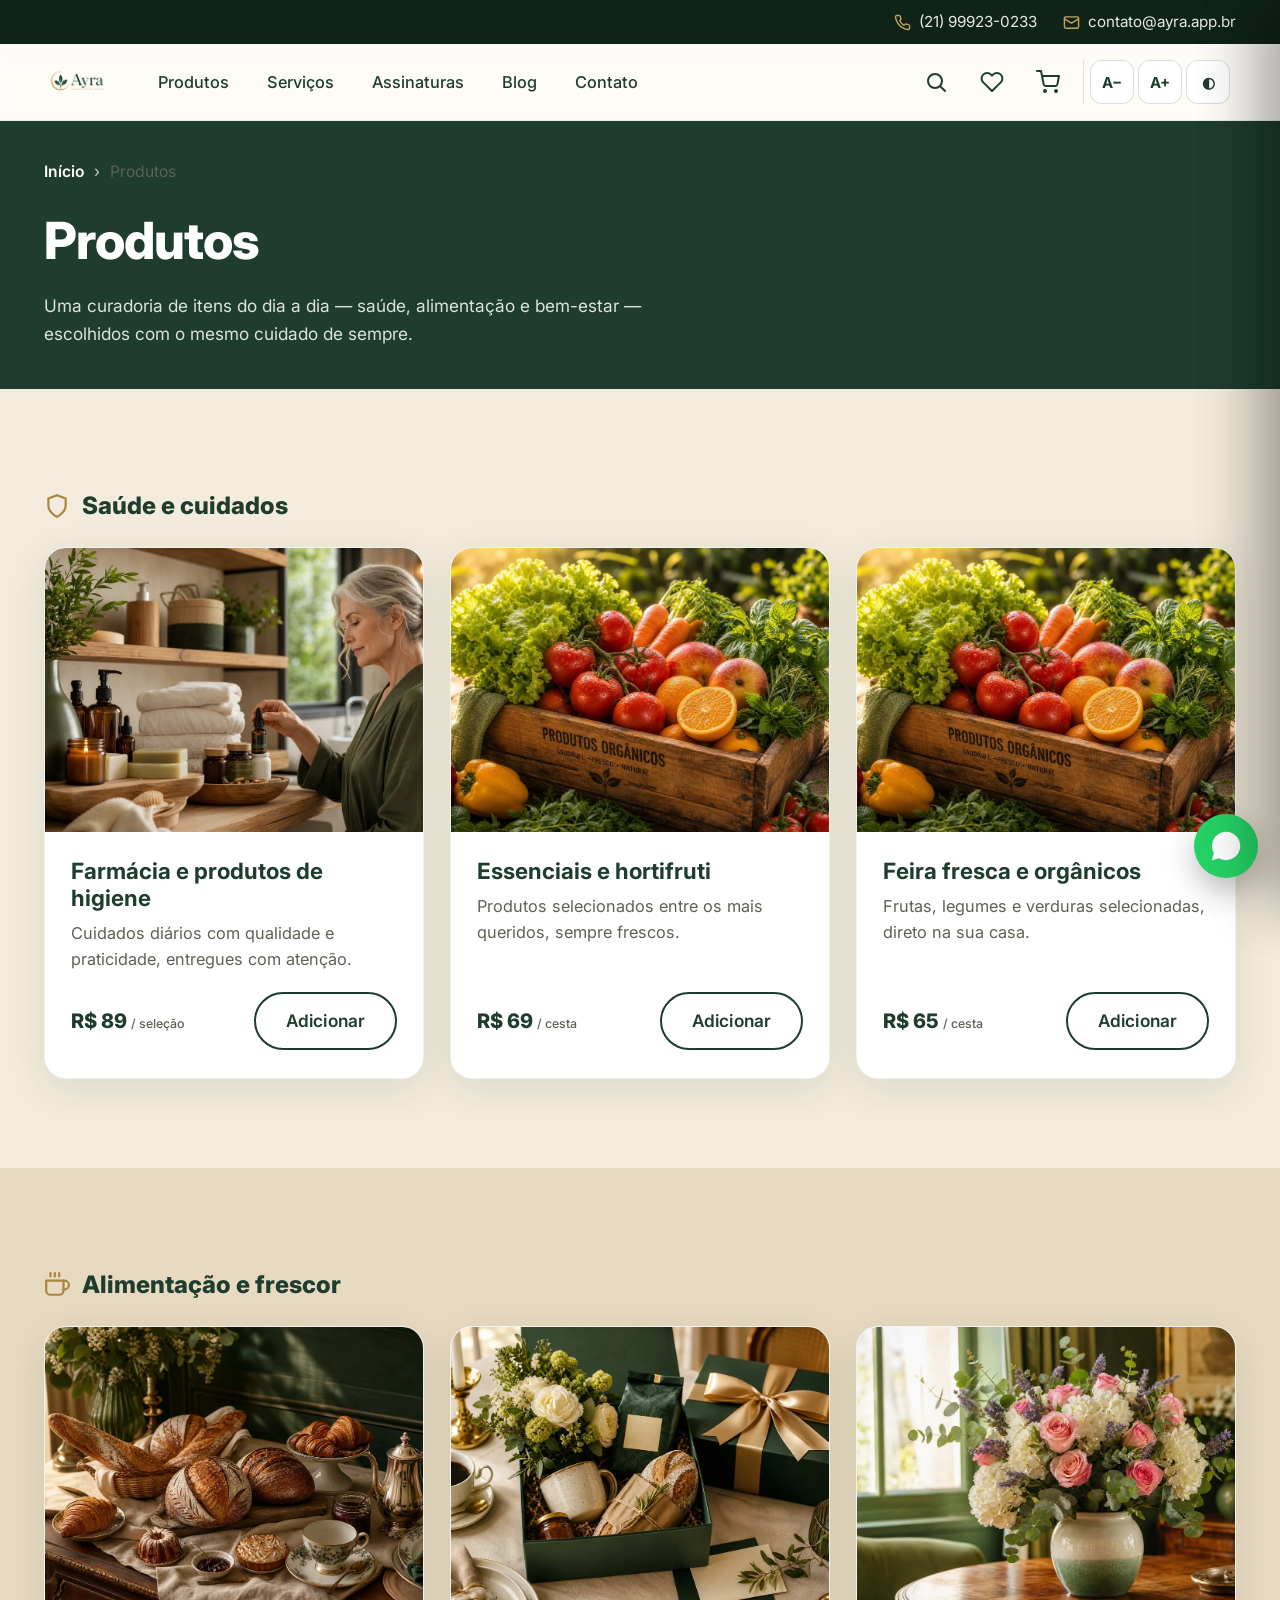
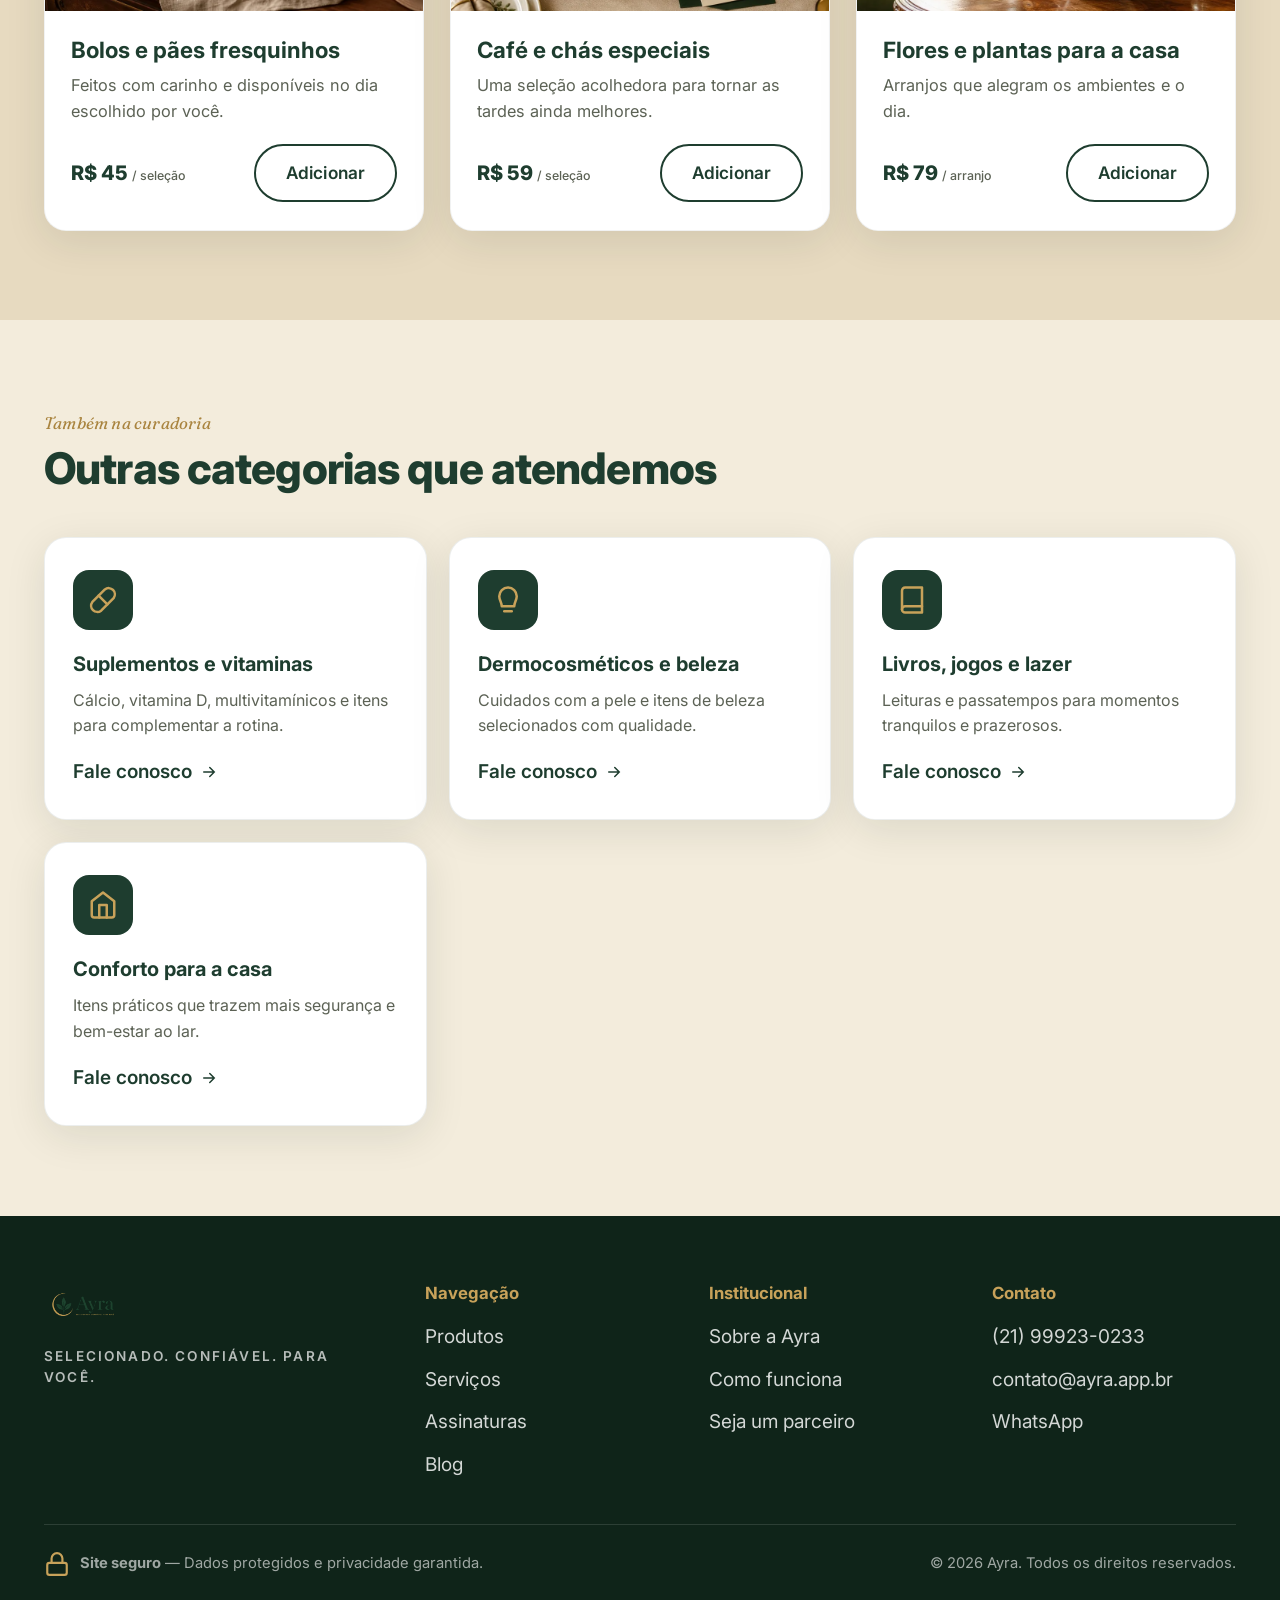
<file: produtos.html>
<!DOCTYPE html>
<html lang="pt-BR">
<head>
  <meta charset="UTF-8" />
  <meta name="viewport" content="width=device-width, initial-scale=1, viewport-fit=cover" />
  <title>Produtos — Ayra</title>
  <meta name="description" content="Produtos selecionados pela Ayra: farmácia e higiene, alimentação fresca, café, flores e essenciais para o dia a dia, com curadoria e cuidado." />
  <meta name="theme-color" content="#1E3D2F" />
  <link rel="icon" href="images/favicon.ico" sizes="any" />
  <link rel="icon" type="image/png" sizes="32x32" href="images/favicon-32.png" />
  <link rel="apple-touch-icon" href="images/apple-touch-icon.png" />
  <link rel="stylesheet" href="css/styles.css" />
  <script type="application/ld+json">
  { "@context":"https://schema.org","@type":"BreadcrumbList","itemListElement":[
    {"@type":"ListItem","position":1,"name":"Início","item":"https://ayra.app.br/"},
    {"@type":"ListItem","position":2,"name":"Produtos","item":"https://ayra.app.br/produtos.html"}
  ]}
  </script>
</head>
<body>
  <a class="skip-link" href="#conteudo">Ir para o conteúdo</a>

  <div class="topbar">
    <div class="container topbar__in">
      <a href="tel:+5521999230233"><svg viewBox="0 0 24 24" fill="none" stroke="currentColor" stroke-width="2" stroke-linecap="round" stroke-linejoin="round"><path d="M22 16.9v3a2 2 0 0 1-2.2 2 19.8 19.8 0 0 1-8.6-3.1 19.5 19.5 0 0 1-6-6 19.8 19.8 0 0 1-3.1-8.7A2 2 0 0 1 4 2h3a2 2 0 0 1 2 1.7c.1.9.4 1.8.7 2.7a2 2 0 0 1-.5 2.1L8.1 9.9a16 16 0 0 0 6 6l1.4-1.1a2 2 0 0 1 2.1-.5c.9.3 1.8.6 2.7.7A2 2 0 0 1 22 16.9z"/></svg> (21) 99923-0233</a>
      <a href="mailto:contato@ayra.app.br"><svg viewBox="0 0 24 24" fill="none" stroke="currentColor" stroke-width="2" stroke-linecap="round" stroke-linejoin="round"><rect x="2" y="4" width="20" height="16" rx="2"/><path d="m2 7 10 6 10-6"/></svg> contato@ayra.app.br</a>
    </div>
  </div>

  <header class="header">
    <div class="container header__bar">
      <a class="brand" href="index.html" aria-label="Ayra — página inicial"><img src="images/logo-ayra.png" alt="Ayra" /></a>
      <nav class="nav" aria-label="Menu principal">
        <a href="produtos.html" aria-current="page">Produtos</a>
        <a href="servicos.html">Serviços</a>
        <a href="index.html#assinaturas">Assinaturas</a>
        <a href="index.html#blog">Blog</a>
        <a href="index.html#contato">Contato</a>
      </nav>
      <div class="header__actions">
        <button class="icon-btn" aria-label="Buscar"><svg viewBox="0 0 24 24" fill="none" stroke="currentColor" stroke-width="2" stroke-linecap="round"><circle cx="11" cy="11" r="7"/><path d="m21 21-4.3-4.3"/></svg></button>
        <button class="icon-btn" id="openFav" aria-label="Favoritos"><svg viewBox="0 0 24 24" fill="none" stroke="currentColor" stroke-width="2" stroke-linecap="round" stroke-linejoin="round"><path d="M20.8 4.6a5.5 5.5 0 0 0-7.8 0L12 5.7l-1-1.1a5.5 5.5 0 1 0-7.8 7.8L12 21l8.8-8.6a5.5 5.5 0 0 0 0-7.8z"/></svg><span class="badge" id="favBadge" hidden>0</span></button>
        <button class="icon-btn" id="openCart" aria-label="Carrinho"><svg viewBox="0 0 24 24" fill="none" stroke="currentColor" stroke-width="2" stroke-linecap="round" stroke-linejoin="round"><circle cx="9" cy="21" r="1"/><circle cx="20" cy="21" r="1"/><path d="M1 1h4l2.7 13.4a2 2 0 0 0 2 1.6h9.7a2 2 0 0 0 2-1.6L23 6H6"/></svg><span class="badge" id="cartBadge" hidden>0</span></button>
        <div class="a11y" role="group" aria-label="Acessibilidade">
          <button id="fontMinus" aria-label="Diminuir texto">A−</button>
          <button id="fontPlus" aria-label="Aumentar texto">A+</button>
          <button id="contrast" aria-label="Alto contraste" title="Alto contraste">◐</button>
        </div>
        <button class="icon-btn hamburger" id="openMenu" aria-label="Abrir menu"><svg viewBox="0 0 24 24" fill="none" stroke="currentColor" stroke-width="2" stroke-linecap="round"><path d="M3 6h18M3 12h18M3 18h18"/></svg></button>
      </div>
    </div>
  </header>

  <section class="page-hero">
    <div class="container">
      <nav class="crumbs" aria-label="Navegação estrutural">
        <a href="index.html">Início</a> <span aria-hidden="true">›</span> <span class="crumbs__current">Produtos</span>
      </nav>
      <h1>Produtos</h1>
      <p>Uma curadoria de itens do dia a dia — saúde, alimentação e bem-estar — escolhidos com o mesmo cuidado de sempre.</p>
    </div>
  </section>

  <main id="conteudo">
    <section class="section">
      <div class="container">
        <h2 class="cat-title"><svg viewBox="0 0 24 24" fill="none" stroke="currentColor" stroke-width="2" stroke-linecap="round" stroke-linejoin="round"><path d="M12 2 4 5v6c0 5 3.4 8.5 8 11 4.6-2.5 8-6 8-11V5l-8-3z"/></svg> Saúde e cuidados</h2>
        <div class="cards">
          <article class="card">
            <div class="card__img"><img src="images/produto-farmacia.webp" alt="Farmácia e produtos de higiene" loading="lazy" /></div>
            <div class="card__body"><h3>Farmácia e produtos de higiene</h3><p>Cuidados diários com qualidade e praticidade, entregues com atenção.</p>
              <div class="card__foot"><span class="price">R$ 89 <small>/ seleção</small></span><button class="btn btn--outline add" data-name="Farmácia e produtos de higiene" data-price="89">Adicionar</button></div></div>
          </article>
          <article class="card">
            <div class="card__img"><img src="images/produto-cestas.webp" alt="Cesta de essenciais e hortifruti" loading="lazy" /></div>
            <div class="card__body"><h3>Essenciais e hortifruti</h3><p>Produtos selecionados entre os mais queridos, sempre frescos.</p>
              <div class="card__foot"><span class="price">R$ 69 <small>/ cesta</small></span><button class="btn btn--outline add" data-name="Essenciais e hortifruti" data-price="69">Adicionar</button></div></div>
          </article>
          <article class="card">
            <div class="card__img"><img src="images/assinatura-frutas.webp" alt="Feira fresca e orgânicos" loading="lazy" /></div>
            <div class="card__body"><h3>Feira fresca e orgânicos</h3><p>Frutas, legumes e verduras selecionadas, direto na sua casa.</p>
              <div class="card__foot"><span class="price">R$ 65 <small>/ cesta</small></span><button class="btn btn--outline add" data-name="Feira fresca e orgânicos" data-price="65">Adicionar</button></div></div>
          </article>
        </div>
      </div>
    </section>

    <section class="section section--cream">
      <div class="container">
        <h2 class="cat-title"><svg viewBox="0 0 24 24" fill="none" stroke="currentColor" stroke-width="2" stroke-linecap="round" stroke-linejoin="round"><path d="M18 8h1a4 4 0 0 1 0 8h-1"/><path d="M2 8h16v9a4 4 0 0 1-4 4H6a4 4 0 0 1-4-4z"/><path d="M6 1v3M10 1v3M14 1v3"/></svg> Alimentação e frescor</h2>
        <div class="cards">
          <article class="card">
            <div class="card__img"><img src="images/produto-paes.webp" alt="Bolos e pães fresquinhos" loading="lazy" /></div>
            <div class="card__body"><h3>Bolos e pães fresquinhos</h3><p>Feitos com carinho e disponíveis no dia escolhido por você.</p>
              <div class="card__foot"><span class="price">R$ 45 <small>/ seleção</small></span><button class="btn btn--outline add" data-name="Bolos e pães fresquinhos" data-price="45">Adicionar</button></div></div>
          </article>
          <article class="card">
            <div class="card__img"><img src="images/assinatura-cafe.webp" alt="Café e chás especiais" loading="lazy" /></div>
            <div class="card__body"><h3>Café e chás especiais</h3><p>Uma seleção acolhedora para tornar as tardes ainda melhores.</p>
              <div class="card__foot"><span class="price">R$ 59 <small>/ seleção</small></span><button class="btn btn--outline add" data-name="Café e chás especiais" data-price="59">Adicionar</button></div></div>
          </article>
          <article class="card">
            <div class="card__img"><img src="images/assinatura-flores.webp" alt="Flores e plantas para a casa" loading="lazy" /></div>
            <div class="card__body"><h3>Flores e plantas para a casa</h3><p>Arranjos que alegram os ambientes e o dia.</p>
              <div class="card__foot"><span class="price">R$ 79 <small>/ arranjo</small></span><button class="btn btn--outline add" data-name="Flores e plantas para a casa" data-price="79">Adicionar</button></div></div>
          </article>
        </div>
      </div>
    </section>

    <section class="section">
      <div class="container">
        <div class="section-head"><div><p class="eyebrow">Também na curadoria</p><h2 class="section-title">Outras categorias que atendemos</h2></div></div>
        <div class="icon-cards">
          <div class="icon-card"><div class="ic"><svg viewBox="0 0 24 24" fill="none" stroke="currentColor" stroke-width="2" stroke-linecap="round" stroke-linejoin="round"><path d="m10.5 20.5 10-10a5 5 0 0 0-7-7l-10 10a5 5 0 0 0 7 7Z"/><path d="m8.5 8.5 7 7"/></svg></div><h3>Suplementos e vitaminas</h3><p>Cálcio, vitamina D, multivitamínicos e itens para complementar a rotina.</p><a href="index.html#contato">Fale conosco <svg viewBox="0 0 24 24" fill="none" stroke="currentColor" stroke-width="2" stroke-linecap="round"><path d="M5 12h14M13 6l6 6-6 6"/></svg></a></div>
          <div class="icon-card"><div class="ic"><svg viewBox="0 0 24 24" fill="none" stroke="currentColor" stroke-width="2" stroke-linecap="round" stroke-linejoin="round"><path d="M12 2a7 7 0 0 0-7 7c0 3 2 5 2 8h10c0-3 2-5 2-8a7 7 0 0 0-7-7Z"/><path d="M9 21h6"/></svg></div><h3>Dermocosméticos e beleza</h3><p>Cuidados com a pele e itens de beleza selecionados com qualidade.</p><a href="index.html#contato">Fale conosco <svg viewBox="0 0 24 24" fill="none" stroke="currentColor" stroke-width="2" stroke-linecap="round"><path d="M5 12h14M13 6l6 6-6 6"/></svg></a></div>
          <div class="icon-card"><div class="ic"><svg viewBox="0 0 24 24" fill="none" stroke="currentColor" stroke-width="2" stroke-linecap="round" stroke-linejoin="round"><path d="M4 19.5A2.5 2.5 0 0 1 6.5 17H20"/><path d="M6.5 2H20v20H6.5A2.5 2.5 0 0 1 4 19.5v-15A2.5 2.5 0 0 1 6.5 2Z"/></svg></div><h3>Livros, jogos e lazer</h3><p>Leituras e passatempos para momentos tranquilos e prazerosos.</p><a href="index.html#contato">Fale conosco <svg viewBox="0 0 24 24" fill="none" stroke="currentColor" stroke-width="2" stroke-linecap="round"><path d="M5 12h14M13 6l6 6-6 6"/></svg></a></div>
          <div class="icon-card"><div class="ic"><svg viewBox="0 0 24 24" fill="none" stroke="currentColor" stroke-width="2" stroke-linecap="round" stroke-linejoin="round"><path d="m3 9 9-7 9 7v11a2 2 0 0 1-2 2H5a2 2 0 0 1-2-2z"/><path d="M9 22V12h6v10"/></svg></div><h3>Conforto para a casa</h3><p>Itens práticos que trazem mais segurança e bem-estar ao lar.</p><a href="index.html#contato">Fale conosco <svg viewBox="0 0 24 24" fill="none" stroke="currentColor" stroke-width="2" stroke-linecap="round"><path d="M5 12h14M13 6l6 6-6 6"/></svg></a></div>
        </div>
      </div>
    </section>
  </main>

  <footer class="footer">
    <div class="container">
      <div class="footer__top">
        <div class="footer__brand">
          <img src="images/logo-ayra.png" alt="Ayra" />
          <p>SELECIONADO. CONFIÁVEL. PARA VOCÊ.</p>
        </div>
        <div><h4>Navegação</h4><ul><li><a href="produtos.html">Produtos</a></li><li><a href="servicos.html">Serviços</a></li><li><a href="index.html#assinaturas">Assinaturas</a></li><li><a href="index.html#blog">Blog</a></li></ul></div>
        <div><h4>Institucional</h4><ul><li><a href="index.html#institucional">Sobre a Ayra</a></li><li><a href="#">Como funciona</a></li><li><a href="#">Seja um parceiro</a></li></ul></div>
        <div><h4>Contato</h4><ul><li><a href="tel:+5521999230233">(21) 99923-0233</a></li><li><a href="mailto:contato@ayra.app.br">contato@ayra.app.br</a></li><li><a href="https://wa.me/5521999230233" target="_blank" rel="noopener">WhatsApp</a></li></ul></div>
      </div>
      <div class="footer__bottom">
        <div class="secure"><svg viewBox="0 0 24 24" fill="none" stroke="currentColor" stroke-width="2" stroke-linecap="round" stroke-linejoin="round"><rect x="3" y="11" width="18" height="11" rx="2"/><path d="M7 11V7a5 5 0 0 1 10 0v4"/></svg><span><strong>Site seguro</strong> — Dados protegidos e privacidade garantida.</span></div>
        <span>© 2026 Ayra. Todos os direitos reservados.</span>
      </div>
    </div>
  </footer>

  <a class="wa-float" href="https://wa.me/5521999230233" target="_blank" rel="noopener" aria-label="Falar no WhatsApp"><svg viewBox="0 0 24 24" fill="currentColor"><path d="M12 2a10 10 0 0 0-8.6 15l-1.4 5 5.1-1.3A10 10 0 1 0 12 2zm4.6 12c-.2-.1-1.5-.7-1.7-.8-.2-.1-.4-.1-.6.1s-.6.8-.8 1-.3.2-.5.1a6.5 6.5 0 0 1-3.2-2.8c-.2-.4.2-.4.6-1.2.1-.2 0-.3 0-.5s-.6-1.4-.8-1.9c-.2-.5-.4-.4-.6-.4h-.5a1 1 0 0 0-.7.3c-.3.3-1 .9-1 2.3s1 2.7 1.2 2.9c.1.2 2 3 4.8 4.2.7.3 1.2.5 1.6.6.7.2 1.3.2 1.8.1.5-.1 1.5-.6 1.7-1.2.2-.6.2-1.1.1-1.2s-.2-.2-.4-.3z"/></svg></a>

  <div class="overlay" id="overlay"></div>
  <aside class="drawer" id="cartDrawer" aria-label="Seu carrinho">
    <div class="drawer__head"><h3>Seu carrinho</h3><button class="close-btn" data-close aria-label="Fechar">&times;</button></div>
    <div class="drawer__body" id="cartBody"><p class="empty">Seu carrinho está vazio.</p></div>
    <div class="drawer__foot">
      <div class="subtotal"><span>Subtotal</span><span id="cartTotal">R$ 0</span></div>
      <p class="cart-note">Nesta etapa a seleção é enviada com carinho para nossa equipe. Em breve, o pagamento online estará disponível aqui.</p>
      <a class="btn btn--gold btn--block" id="cartWa" href="#" target="_blank" rel="noopener">Enviar seleção pelo WhatsApp</a>
    </div>
  </aside>
  <aside class="drawer" id="favDrawer" aria-label="Seus favoritos">
    <div class="drawer__head"><h3>Seus favoritos</h3><button class="close-btn" data-close aria-label="Fechar">&times;</button></div>
    <div class="drawer__body" id="favBody"><p class="empty">Salve produtos, serviços e conteúdos para consultar depois.</p></div>
  </aside>

  <nav class="mobile-menu" id="mobileMenu" aria-label="Menu">
    <div class="mobile-menu__head"><img src="images/logo-ayra.png" alt="Ayra" style="height:40px" /><button class="close-btn" id="closeMenu" aria-label="Fechar menu">&times;</button></div>
    <a href="produtos.html">Produtos</a>
    <a href="servicos.html">Serviços</a>
    <a href="index.html#assinaturas">Assinaturas</a>
    <a href="index.html#blog">Blog</a>
    <a href="index.html#contato">Contato</a>
    <div class="a11y-m" role="group" aria-label="Acessibilidade"><button id="fontMinusM">A− texto</button><button id="fontPlusM">A+ texto</button><button id="contrastM">◐ contraste</button></div>
  </nav>

  <script src="js/main.js"></script>
</body>
</html>
</file>
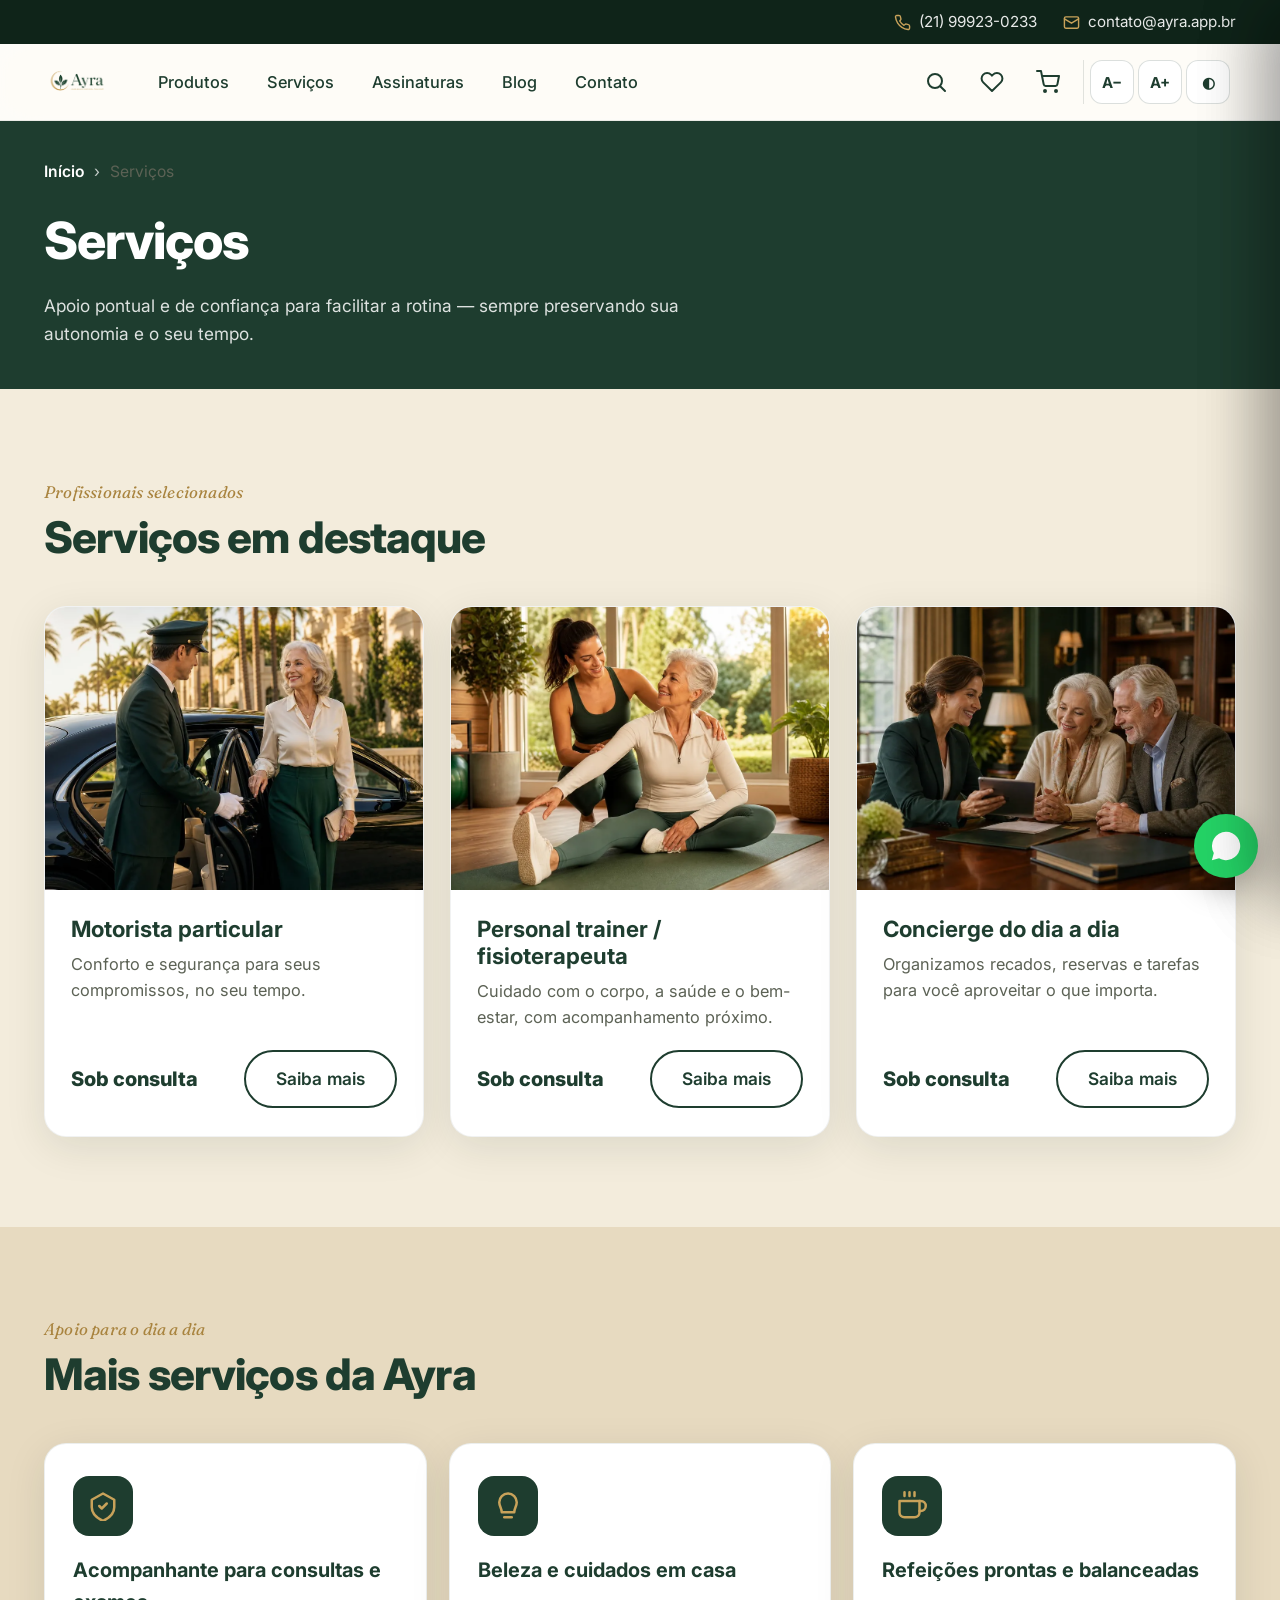
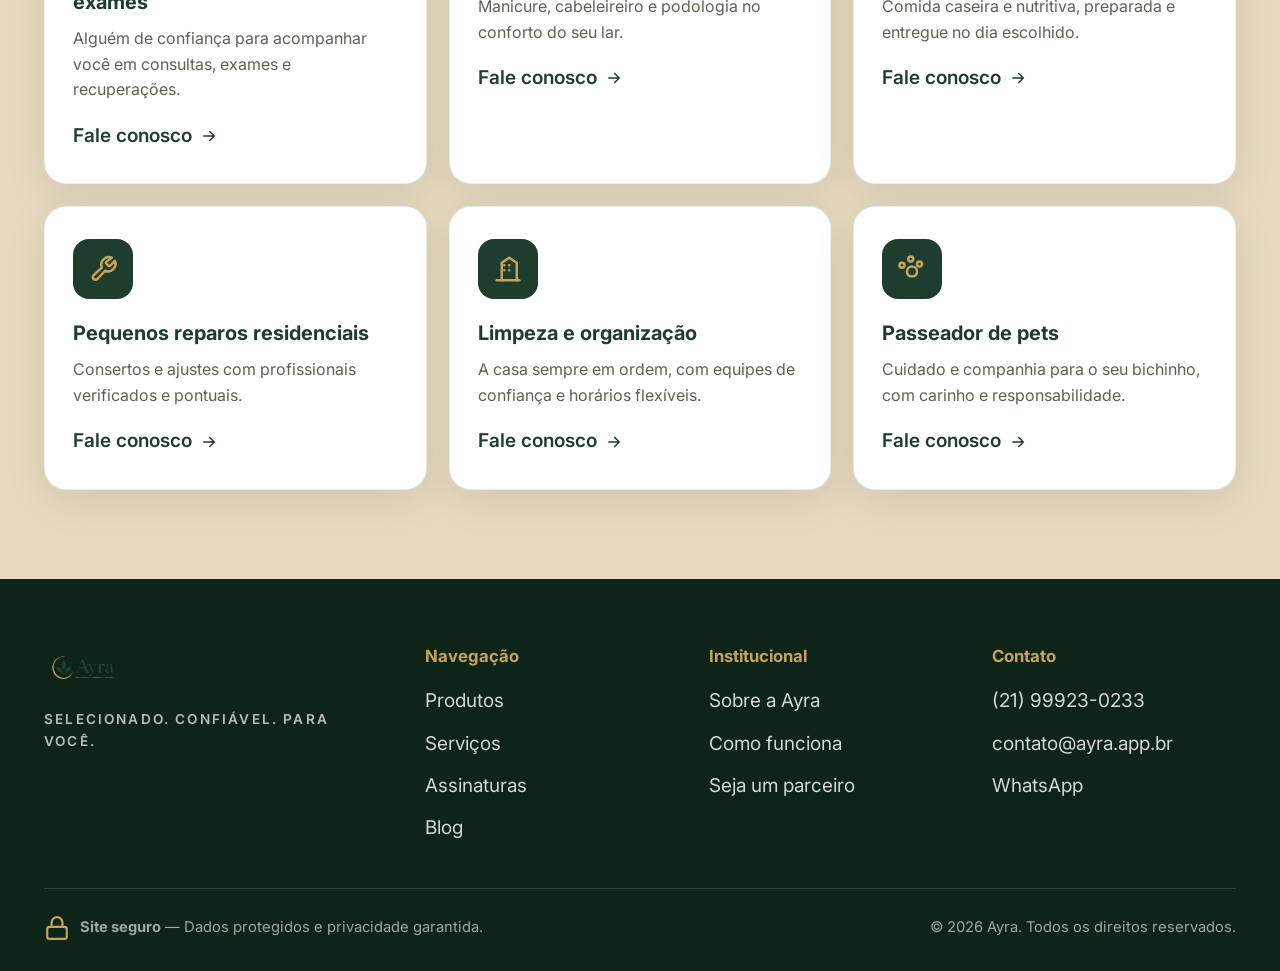
<file: servicos.html>
<!DOCTYPE html>
<html lang="pt-BR">
<head>
  <meta charset="UTF-8" />
  <meta name="viewport" content="width=device-width, initial-scale=1, viewport-fit=cover" />
  <title>Serviços — Ayra</title>
  <meta name="description" content="Serviços com profissionais selecionados pela Ayra: motorista particular, personal e fisioterapia, concierge, acompanhamento a consultas, beleza em casa e mais." />
  <meta name="theme-color" content="#1E3D2F" />
  <link rel="icon" href="images/favicon.ico" sizes="any" />
  <link rel="icon" type="image/png" sizes="32x32" href="images/favicon-32.png" />
  <link rel="apple-touch-icon" href="images/apple-touch-icon.png" />
  <link rel="stylesheet" href="css/styles.css" />
  <script type="application/ld+json">
  { "@context":"https://schema.org","@type":"BreadcrumbList","itemListElement":[
    {"@type":"ListItem","position":1,"name":"Início","item":"https://ayra.app.br/"},
    {"@type":"ListItem","position":2,"name":"Serviços","item":"https://ayra.app.br/servicos.html"}
  ]}
  </script>
</head>
<body>
  <a class="skip-link" href="#conteudo">Ir para o conteúdo</a>

  <div class="topbar">
    <div class="container topbar__in">
      <a href="tel:+5521999230233"><svg viewBox="0 0 24 24" fill="none" stroke="currentColor" stroke-width="2" stroke-linecap="round" stroke-linejoin="round"><path d="M22 16.9v3a2 2 0 0 1-2.2 2 19.8 19.8 0 0 1-8.6-3.1 19.5 19.5 0 0 1-6-6 19.8 19.8 0 0 1-3.1-8.7A2 2 0 0 1 4 2h3a2 2 0 0 1 2 1.7c.1.9.4 1.8.7 2.7a2 2 0 0 1-.5 2.1L8.1 9.9a16 16 0 0 0 6 6l1.4-1.1a2 2 0 0 1 2.1-.5c.9.3 1.8.6 2.7.7A2 2 0 0 1 22 16.9z"/></svg> (21) 99923-0233</a>
      <a href="mailto:contato@ayra.app.br"><svg viewBox="0 0 24 24" fill="none" stroke="currentColor" stroke-width="2" stroke-linecap="round" stroke-linejoin="round"><rect x="2" y="4" width="20" height="16" rx="2"/><path d="m2 7 10 6 10-6"/></svg> contato@ayra.app.br</a>
    </div>
  </div>

  <header class="header">
    <div class="container header__bar">
      <a class="brand" href="index.html" aria-label="Ayra — página inicial"><img src="images/logo-ayra.png" alt="Ayra" /></a>
      <nav class="nav" aria-label="Menu principal">
        <a href="produtos.html">Produtos</a>
        <a href="servicos.html" aria-current="page">Serviços</a>
        <a href="index.html#assinaturas">Assinaturas</a>
        <a href="index.html#blog">Blog</a>
        <a href="index.html#contato">Contato</a>
      </nav>
      <div class="header__actions">
        <button class="icon-btn" aria-label="Buscar"><svg viewBox="0 0 24 24" fill="none" stroke="currentColor" stroke-width="2" stroke-linecap="round"><circle cx="11" cy="11" r="7"/><path d="m21 21-4.3-4.3"/></svg></button>
        <button class="icon-btn" id="openFav" aria-label="Favoritos"><svg viewBox="0 0 24 24" fill="none" stroke="currentColor" stroke-width="2" stroke-linecap="round" stroke-linejoin="round"><path d="M20.8 4.6a5.5 5.5 0 0 0-7.8 0L12 5.7l-1-1.1a5.5 5.5 0 1 0-7.8 7.8L12 21l8.8-8.6a5.5 5.5 0 0 0 0-7.8z"/></svg><span class="badge" id="favBadge" hidden>0</span></button>
        <button class="icon-btn" id="openCart" aria-label="Carrinho"><svg viewBox="0 0 24 24" fill="none" stroke="currentColor" stroke-width="2" stroke-linecap="round" stroke-linejoin="round"><circle cx="9" cy="21" r="1"/><circle cx="20" cy="21" r="1"/><path d="M1 1h4l2.7 13.4a2 2 0 0 0 2 1.6h9.7a2 2 0 0 0 2-1.6L23 6H6"/></svg><span class="badge" id="cartBadge" hidden>0</span></button>
        <div class="a11y" role="group" aria-label="Acessibilidade">
          <button id="fontMinus" aria-label="Diminuir texto">A−</button>
          <button id="fontPlus" aria-label="Aumentar texto">A+</button>
          <button id="contrast" aria-label="Alto contraste" title="Alto contraste">◐</button>
        </div>
        <button class="icon-btn hamburger" id="openMenu" aria-label="Abrir menu"><svg viewBox="0 0 24 24" fill="none" stroke="currentColor" stroke-width="2" stroke-linecap="round"><path d="M3 6h18M3 12h18M3 18h18"/></svg></button>
      </div>
    </div>
  </header>

  <section class="page-hero">
    <div class="container">
      <nav class="crumbs" aria-label="Navegação estrutural">
        <a href="index.html">Início</a> <span aria-hidden="true">›</span> <span class="crumbs__current">Serviços</span>
      </nav>
      <h1>Serviços</h1>
      <p>Apoio pontual e de confiança para facilitar a rotina — sempre preservando sua autonomia e o seu tempo.</p>
    </div>
  </section>

  <main id="conteudo">
    <section class="section">
      <div class="container">
        <div class="section-head"><div><p class="eyebrow">Profissionais selecionados</p><h2 class="section-title">Serviços em destaque</h2></div></div>
        <div class="cards">
          <article class="card">
            <div class="card__img"><img src="images/servico-motorista.webp" alt="Motorista particular" loading="lazy" /></div>
            <div class="card__body"><h3>Motorista particular</h3><p>Conforto e segurança para seus compromissos, no seu tempo.</p>
              <div class="card__foot"><span class="price">Sob consulta</span><a class="btn btn--outline" href="index.html#contato">Saiba mais</a></div></div>
          </article>
          <article class="card">
            <div class="card__img"><img src="images/servico-personal.webp" alt="Personal trainer e fisioterapia" loading="lazy" /></div>
            <div class="card__body"><h3>Personal trainer / fisioterapeuta</h3><p>Cuidado com o corpo, a saúde e o bem-estar, com acompanhamento próximo.</p>
              <div class="card__foot"><span class="price">Sob consulta</span><a class="btn btn--outline" href="index.html#contato">Saiba mais</a></div></div>
          </article>
          <article class="card">
            <div class="card__img"><img src="images/servico-concierge.webp" alt="Concierge do dia a dia" loading="lazy" /></div>
            <div class="card__body"><h3>Concierge do dia a dia</h3><p>Organizamos recados, reservas e tarefas para você aproveitar o que importa.</p>
              <div class="card__foot"><span class="price">Sob consulta</span><a class="btn btn--outline" href="index.html#contato">Saiba mais</a></div></div>
          </article>
        </div>
      </div>
    </section>

    <section class="section section--cream">
      <div class="container">
        <div class="section-head"><div><p class="eyebrow">Apoio para o dia a dia</p><h2 class="section-title">Mais serviços da Ayra</h2></div></div>
        <div class="icon-cards">
          <div class="icon-card"><div class="ic"><svg viewBox="0 0 24 24" fill="none" stroke="currentColor" stroke-width="2" stroke-linecap="round" stroke-linejoin="round"><path d="M12 2 3 7v6c0 5 3.8 8.5 9 11 5.2-2.5 9-6 9-11V7z"/><path d="m9 12 2 2 4-4"/></svg></div><h3>Acompanhante para consultas e exames</h3><p>Alguém de confiança para acompanhar você em consultas, exames e recuperações.</p><a href="index.html#contato">Fale conosco <svg viewBox="0 0 24 24" fill="none" stroke="currentColor" stroke-width="2" stroke-linecap="round"><path d="M5 12h14M13 6l6 6-6 6"/></svg></a></div>
          <div class="icon-card"><div class="ic"><svg viewBox="0 0 24 24" fill="none" stroke="currentColor" stroke-width="2" stroke-linecap="round" stroke-linejoin="round"><path d="M12 2a7 7 0 0 0-7 7c0 3 2 5 2 8h10c0-3 2-5 2-8a7 7 0 0 0-7-7Z"/><path d="M9 21h6"/></svg></div><h3>Beleza e cuidados em casa</h3><p>Manicure, cabeleireiro e podologia no conforto do seu lar.</p><a href="index.html#contato">Fale conosco <svg viewBox="0 0 24 24" fill="none" stroke="currentColor" stroke-width="2" stroke-linecap="round"><path d="M5 12h14M13 6l6 6-6 6"/></svg></a></div>
          <div class="icon-card"><div class="ic"><svg viewBox="0 0 24 24" fill="none" stroke="currentColor" stroke-width="2" stroke-linecap="round" stroke-linejoin="round"><path d="M18 8h1a4 4 0 0 1 0 8h-1"/><path d="M2 8h16v9a4 4 0 0 1-4 4H6a4 4 0 0 1-4-4z"/><path d="M6 1v3M10 1v3M14 1v3"/></svg></div><h3>Refeições prontas e balanceadas</h3><p>Comida caseira e nutritiva, preparada e entregue no dia escolhido.</p><a href="index.html#contato">Fale conosco <svg viewBox="0 0 24 24" fill="none" stroke="currentColor" stroke-width="2" stroke-linecap="round"><path d="M5 12h14M13 6l6 6-6 6"/></svg></a></div>
          <div class="icon-card"><div class="ic"><svg viewBox="0 0 24 24" fill="none" stroke="currentColor" stroke-width="2" stroke-linecap="round" stroke-linejoin="round"><path d="M14.7 6.3a1 1 0 0 0 0 1.4l1.6 1.6a1 1 0 0 0 1.4 0l3.8-3.8a6 6 0 0 1-7.9 7.9L7.5 20a2.1 2.1 0 1 1-3-3l6.6-6.1a6 6 0 0 1 7.9-7.9z"/></svg></div><h3>Pequenos reparos residenciais</h3><p>Consertos e ajustes com profissionais verificados e pontuais.</p><a href="index.html#contato">Fale conosco <svg viewBox="0 0 24 24" fill="none" stroke="currentColor" stroke-width="2" stroke-linecap="round"><path d="M5 12h14M13 6l6 6-6 6"/></svg></a></div>
          <div class="icon-card"><div class="ic"><svg viewBox="0 0 24 24" fill="none" stroke="currentColor" stroke-width="2" stroke-linecap="round" stroke-linejoin="round"><path d="M3 21h18"/><path d="M19 21V7l-6-4-6 4v14"/><path d="M9 9h.01M9 13h.01M13 9h.01M13 13h.01"/></svg></div><h3>Limpeza e organização</h3><p>A casa sempre em ordem, com equipes de confiança e horários flexíveis.</p><a href="index.html#contato">Fale conosco <svg viewBox="0 0 24 24" fill="none" stroke="currentColor" stroke-width="2" stroke-linecap="round"><path d="M5 12h14M13 6l6 6-6 6"/></svg></a></div>
          <div class="icon-card"><div class="ic"><svg viewBox="0 0 24 24" fill="none" stroke="currentColor" stroke-width="2" stroke-linecap="round" stroke-linejoin="round"><circle cx="11" cy="4" r="2"/><circle cx="18" cy="8" r="2"/><circle cx="4" cy="9" r="2"/><path d="M8 14a4 4 0 0 1 8 0c0 3-2 4-4 4s-4-1-4-4"/></svg></div><h3>Passeador de pets</h3><p>Cuidado e companhia para o seu bichinho, com carinho e responsabilidade.</p><a href="index.html#contato">Fale conosco <svg viewBox="0 0 24 24" fill="none" stroke="currentColor" stroke-width="2" stroke-linecap="round"><path d="M5 12h14M13 6l6 6-6 6"/></svg></a></div>
        </div>
      </div>
    </section>
  </main>

  <footer class="footer">
    <div class="container">
      <div class="footer__top">
        <div class="footer__brand">
          <img src="images/logo-ayra.png" alt="Ayra" />
          <p>SELECIONADO. CONFIÁVEL. PARA VOCÊ.</p>
        </div>
        <div><h4>Navegação</h4><ul><li><a href="produtos.html">Produtos</a></li><li><a href="servicos.html">Serviços</a></li><li><a href="index.html#assinaturas">Assinaturas</a></li><li><a href="index.html#blog">Blog</a></li></ul></div>
        <div><h4>Institucional</h4><ul><li><a href="index.html#institucional">Sobre a Ayra</a></li><li><a href="#">Como funciona</a></li><li><a href="#">Seja um parceiro</a></li></ul></div>
        <div><h4>Contato</h4><ul><li><a href="tel:+5521999230233">(21) 99923-0233</a></li><li><a href="mailto:contato@ayra.app.br">contato@ayra.app.br</a></li><li><a href="https://wa.me/5521999230233" target="_blank" rel="noopener">WhatsApp</a></li></ul></div>
      </div>
      <div class="footer__bottom">
        <div class="secure"><svg viewBox="0 0 24 24" fill="none" stroke="currentColor" stroke-width="2" stroke-linecap="round" stroke-linejoin="round"><rect x="3" y="11" width="18" height="11" rx="2"/><path d="M7 11V7a5 5 0 0 1 10 0v4"/></svg><span><strong>Site seguro</strong> — Dados protegidos e privacidade garantida.</span></div>
        <span>© 2026 Ayra. Todos os direitos reservados.</span>
      </div>
    </div>
  </footer>

  <a class="wa-float" href="https://wa.me/5521999230233" target="_blank" rel="noopener" aria-label="Falar no WhatsApp"><svg viewBox="0 0 24 24" fill="currentColor"><path d="M12 2a10 10 0 0 0-8.6 15l-1.4 5 5.1-1.3A10 10 0 1 0 12 2zm4.6 12c-.2-.1-1.5-.7-1.7-.8-.2-.1-.4-.1-.6.1s-.6.8-.8 1-.3.2-.5.1a6.5 6.5 0 0 1-3.2-2.8c-.2-.4.2-.4.6-1.2.1-.2 0-.3 0-.5s-.6-1.4-.8-1.9c-.2-.5-.4-.4-.6-.4h-.5a1 1 0 0 0-.7.3c-.3.3-1 .9-1 2.3s1 2.7 1.2 2.9c.1.2 2 3 4.8 4.2.7.3 1.2.5 1.6.6.7.2 1.3.2 1.8.1.5-.1 1.5-.6 1.7-1.2.2-.6.2-1.1.1-1.2s-.2-.2-.4-.3z"/></svg></a>

  <div class="overlay" id="overlay"></div>
  <aside class="drawer" id="cartDrawer" aria-label="Seu carrinho">
    <div class="drawer__head"><h3>Seu carrinho</h3><button class="close-btn" data-close aria-label="Fechar">&times;</button></div>
    <div class="drawer__body" id="cartBody"><p class="empty">Seu carrinho está vazio.</p></div>
    <div class="drawer__foot">
      <div class="subtotal"><span>Subtotal</span><span id="cartTotal">R$ 0</span></div>
      <p class="cart-note">Nesta etapa a seleção é enviada com carinho para nossa equipe. Em breve, o pagamento online estará disponível aqui.</p>
      <a class="btn btn--gold btn--block" id="cartWa" href="#" target="_blank" rel="noopener">Enviar seleção pelo WhatsApp</a>
    </div>
  </aside>
  <aside class="drawer" id="favDrawer" aria-label="Seus favoritos">
    <div class="drawer__head"><h3>Seus favoritos</h3><button class="close-btn" data-close aria-label="Fechar">&times;</button></div>
    <div class="drawer__body" id="favBody"><p class="empty">Salve produtos, serviços e conteúdos para consultar depois.</p></div>
  </aside>

  <nav class="mobile-menu" id="mobileMenu" aria-label="Menu">
    <div class="mobile-menu__head"><img src="images/logo-ayra.png" alt="Ayra" style="height:40px" /><button class="close-btn" id="closeMenu" aria-label="Fechar menu">&times;</button></div>
    <a href="produtos.html">Produtos</a>
    <a href="servicos.html">Serviços</a>
    <a href="index.html#assinaturas">Assinaturas</a>
    <a href="index.html#blog">Blog</a>
    <a href="index.html#contato">Contato</a>
    <div class="a11y-m" role="group" aria-label="Acessibilidade"><button id="fontMinusM">A− texto</button><button id="fontPlusM">A+ texto</button><button id="contrastM">◐ contraste</button></div>
  </nav>

  <script src="js/main.js"></script>
</body>
</html>
</file>
<file: css/styles.css>
/* ==========================================================================
   Ayra — Marketplace | Estilo "Apple Store" + identidade da marca
   Paleta: Forest #1E3D2F · Gold #C8A25A · Cream #F6F1E7
   Foco em legibilidade, contraste e navegação clara e ampla.
   ========================================================================== */

@import url('https://fonts.googleapis.com/css2?family=Inter:wght@400;500;600;700;800&family=Fraunces:opsz,wght@9..144,500;9..144,600&display=swap');

:root{
  --forest:#1E3D2F;
  --forest-deep:#0f2419;
  --forest-800:#183024;
  --gold:#C8A25A;          /* usado apenas como detalhe sutil */
  --gold-deep:#a9843f;
  /* Paleta principal: VERDE FLORESTA + AREIA */
  --sand-soft:#F3ECDC;     /* fundo claro padrão (areia clara) */
  --sand:#E7DAC0;          /* areia (seções alternadas) */
  --sand-deep:#D9C9A8;
  --cream:#F3ECDC;         /* alias mantido p/ compatibilidade */
  --ink:#22281f;
  --muted:#5c6255;
  --white:#ffffff;

  /* Tipografia Apple: SF nativo nos dispositivos Apple, Inter como equivalente universal */
  --sans:-apple-system,BlinkMacSystemFont,"SF Pro Display","SF Pro Text","Inter","Segoe UI",Roboto,Helvetica,Arial,sans-serif;
  --serif:"Fraunces",Georgia,"Times New Roman",serif;

  --maxw:1240px;
  --radius:22px;
  --radius-lg:28px;
  --shadow:0 10px 40px rgba(18,42,32,.10);
  --shadow-hover:0 18px 60px rgba(18,42,32,.18);

  /* controlado pelos botões A- / A+ (acessibilidade) */
  --font-scale:1;
}

*{box-sizing:border-box}
html{scroll-behavior:smooth}
body{
  margin:0;
  font-family:var(--sans);
  font-size:calc(19px * var(--font-scale));
  line-height:1.6;
  color:var(--ink);
  background:var(--sand-soft);
  -webkit-font-smoothing:antialiased;
  text-rendering:optimizeLegibility;
}
img{max-width:100%;display:block}
a{color:inherit;text-decoration:none}
button{font-family:inherit;cursor:pointer}

/* Acessibilidade: foco sempre visível e alvo de toque generoso */
a:focus-visible,button:focus-visible,input:focus-visible{
  outline:3px solid var(--gold);
  outline-offset:3px;
  border-radius:6px;
}
.skip-link{
  position:absolute;left:-999px;top:0;z-index:1000;
  background:var(--forest);color:#fff;padding:14px 22px;border-radius:0 0 12px 0;font-weight:600;
}
.skip-link:focus{left:0}

.container{max-width:var(--maxw);margin:0 auto;padding:0 24px}
.eyebrow{
  font-family:var(--serif);font-style:italic;color:var(--gold-deep);
  font-size:calc(1.05rem * var(--font-scale));letter-spacing:.2px;margin:0 0 8px;
}
.section-title{
  font-size:clamp(1.9rem,3.4vw,3rem);line-height:1.1;letter-spacing:-.02em;
  color:var(--forest);font-weight:800;margin:0;
}
.section{padding:clamp(56px,7vw,104px) 0}
.section--cream{background:var(--sand)}
.section-head{display:flex;justify-content:space-between;align-items:flex-end;gap:24px;margin-bottom:44px;flex-wrap:wrap}
.link-all{color:var(--forest);font-weight:600;border-bottom:2px solid var(--gold);padding-bottom:3px}
.link-all:hover{color:var(--gold-deep)}

/* Botões grandes, alto contraste */
.btn{
  display:inline-flex;align-items:center;justify-content:center;gap:10px;
  min-height:58px;padding:0 30px;border-radius:999px;border:2px solid transparent;
  font-size:calc(1.08rem * var(--font-scale));font-weight:600;letter-spacing:.1px;
  transition:transform .15s ease,box-shadow .2s ease,background .2s ease,color .2s ease;
}
.btn:hover{transform:translateY(-2px)}
.btn--primary{background:var(--forest);color:#fff}
.btn--primary:hover{background:var(--forest-deep);box-shadow:var(--shadow-hover)}
.btn--gold{background:var(--gold);color:#20261f}
.btn--gold:hover{background:var(--gold-deep);color:#fff}
.btn--sand{background:var(--sand);color:var(--forest);border-color:var(--sand)}
.btn--sand:hover{background:#fff;color:var(--forest);box-shadow:var(--shadow-hover)}
.btn--ghost{background:transparent;color:#fff;border-color:rgba(255,255,255,.7)}
.btn--ghost:hover{background:rgba(255,255,255,.14)}
.btn--outline{background:transparent;color:var(--forest);border-color:var(--forest)}
.btn--outline:hover{background:var(--forest);color:#fff}
.btn--block{width:100%}

/* ========================= BARRA DE CONTATO ========================= */
.topbar{background:var(--forest-deep);color:rgba(255,255,255,.9);font-size:.95rem}
.topbar__in{display:flex;align-items:center;justify-content:flex-end;gap:26px;min-height:44px;flex-wrap:wrap}
.topbar a{display:inline-flex;align-items:center;gap:8px;color:rgba(255,255,255,.9)}
.topbar a:hover{color:var(--gold)}
.topbar svg{width:17px;height:17px;color:var(--gold)}

/* ============================ HEADER ============================ */
.header{
  position:sticky;top:0;z-index:100;
  background:rgba(255,255,255,.82);backdrop-filter:saturate(180%) blur(18px);
  -webkit-backdrop-filter:saturate(180%) blur(18px);
  border-bottom:1px solid rgba(18,42,32,.08);
}
.header__bar{display:flex;align-items:center;gap:24px;min-height:76px}
.brand img{height:44px;width:auto}
.nav{display:flex;gap:6px;margin-left:8px}
.nav a{
  padding:10px 16px;border-radius:12px;font-weight:500;color:var(--forest);
  font-size:calc(1.02rem * var(--font-scale));transition:background .15s;
}
.nav a:hover{background:var(--sand)}
.header__actions{display:flex;align-items:center;gap:6px;margin-left:auto}
.icon-btn{
  display:inline-flex;align-items:center;justify-content:center;
  width:50px;height:50px;border-radius:14px;background:transparent;border:none;color:var(--forest);
  position:relative;transition:background .15s;
}
.icon-btn:hover{background:var(--sand)}
.icon-btn svg{width:24px;height:24px}
.badge{
  position:absolute;top:6px;right:6px;min-width:20px;height:20px;padding:0 5px;
  background:var(--gold);color:#20261f;font-size:12px;font-weight:700;line-height:20px;
  border-radius:999px;text-align:center;
}
.a11y{display:flex;align-items:center;gap:4px;padding:0 6px;border-left:1px solid rgba(18,42,32,.12);margin-left:4px}
.a11y button{
  min-width:44px;height:44px;border-radius:12px;border:1px solid rgba(18,42,32,.15);
  background:#fff;color:var(--forest);font-weight:700;font-size:15px;
}
.a11y button:hover{background:var(--sand)}
.hamburger{display:none}

/* ======================= HERO CARROSSEL ======================= */
.hero{position:relative;overflow:hidden;background:var(--forest-deep)}
.hero__track{display:flex;transition:transform .7s cubic-bezier(.65,.05,.2,1);will-change:transform}
.hero__track.no-anim{transition:none}
.slide{position:relative;min-width:100%;min-height:min(88vh,760px);display:flex;align-items:center}
.slide__img{position:absolute;inset:0}
.slide__img img{width:100%;height:100%;object-fit:cover;object-position:center 32%}
/* Sombreado verde floresta sobre toda a foto (mais forte no lado do texto) */
.slide__shade{position:absolute;inset:0;
  background:
    linear-gradient(100deg,rgba(15,36,25,.94) 0%,rgba(15,36,25,.72) 40%,rgba(15,36,25,.42) 70%,rgba(15,36,25,.3) 100%),
    linear-gradient(rgba(30,61,47,.28),rgba(15,36,25,.42));}
.slide__content{position:relative;max-width:680px;color:#fff;padding:60px 0}
.slide .eyebrow{color:var(--gold);opacity:.95}
.slide h1,.slide h2.hero-title{
  font-size:clamp(2.3rem,5.2vw,4.4rem);line-height:1.04;letter-spacing:-.025em;
  font-weight:800;margin:0 0 22px;color:#fff;
}
.slide .accent{font-family:var(--serif);font-weight:600;font-style:italic;color:var(--gold)}
.slide p{font-size:clamp(1.08rem,1.6vw,1.35rem);color:rgba(255,255,255,.92);max-width:560px;margin:0 0 32px}
.hero__cta{display:flex;gap:16px;flex-wrap:wrap}

/* Setas */
.hero__nav{position:absolute;top:50%;transform:translateY(-50%);z-index:6;
  width:58px;height:58px;border-radius:999px;border:none;background:rgba(243,236,220,.9);color:var(--forest);
  display:flex;align-items:center;justify-content:center;transition:background .2s,transform .2s;box-shadow:0 6px 20px rgba(0,0,0,.25)}
.hero__nav:hover{background:#fff}
.hero__nav svg{width:26px;height:26px}
.hero__nav.prev{left:22px}
.hero__nav.next{right:22px}
/* Dots */
.hero__dots{position:absolute;bottom:28px;left:0;right:0;z-index:6;display:flex;gap:12px;justify-content:center}
.hero__dots button{width:12px;height:12px;border-radius:999px;border:2px solid rgba(255,255,255,.8);background:transparent;padding:0;transition:.2s}
.hero__dots button.active{background:var(--gold);border-color:var(--gold);width:34px}

/* ===================== FAIXA DE CONFIANÇA ===================== */
.trust{background:var(--forest);color:#fff}
.trust__grid{display:grid;grid-template-columns:repeat(3,1fr);gap:36px;padding:44px 0}
.trust__item{display:flex;gap:16px;align-items:flex-start}
.trust__item svg{width:34px;height:34px;color:var(--gold);flex:0 0 auto;margin-top:2px}
.trust__item h3{margin:0 0 4px;font-size:calc(1.18rem * var(--font-scale));font-weight:700}
.trust__item p{margin:0;color:rgba(255,255,255,.82);font-size:calc(1rem * var(--font-scale))}

/* ================ GRANDE GRADE (4 quadrados) ================ */
.pillars{display:grid;grid-template-columns:1fr 1fr;gap:22px}
.pillar{
  position:relative;border-radius:var(--radius-lg);overflow:hidden;min-height:340px;
  display:flex;align-items:flex-end;box-shadow:var(--shadow);isolation:isolate;
}
.pillar img{position:absolute;inset:0;width:100%;height:100%;object-fit:cover;z-index:-2;transition:transform .5s ease}
.pillar::after{content:"";position:absolute;inset:0;z-index:-1;
  background:linear-gradient(to top,rgba(9,26,20,.9) 0%,rgba(9,26,20,.35) 45%,rgba(9,26,20,0) 75%);}
.pillar:hover img{transform:scale(1.04)}
.pillar__body{padding:34px;color:#fff}
.pillar__body h3{font-size:clamp(1.5rem,2.2vw,2rem);margin:0 0 6px;font-weight:800;letter-spacing:-.01em}
.pillar__body p{margin:0 0 4px;color:rgba(255,255,255,.9);font-size:calc(1.05rem * var(--font-scale))}
.pillar__more{display:inline-flex;align-items:center;gap:8px;margin-top:12px;font-weight:600;color:var(--gold)}
.pillar__more svg{width:20px;height:20px;transition:transform .2s}
.pillar:hover .pillar__more svg{transform:translateX(5px)}

/* ============================ CARDS ============================ */
.cards{display:grid;grid-template-columns:repeat(3,1fr);gap:26px}
.card{
  background:#fff;border-radius:var(--radius);overflow:hidden;box-shadow:var(--shadow);
  display:flex;flex-direction:column;transition:transform .2s ease,box-shadow .25s ease;
  border:1px solid rgba(18,42,32,.06);
}
.card:hover{transform:translateY(-6px);box-shadow:var(--shadow-hover)}
.card__img{aspect-ratio:4/3;overflow:hidden}
.card__img img{width:100%;height:100%;object-fit:cover;transition:transform .5s ease}
.card:hover .card__img img{transform:scale(1.05)}
.card__body{padding:26px 26px 28px;display:flex;flex-direction:column;flex:1}
.card__body h3{font-size:calc(1.4rem * var(--font-scale));color:var(--forest);margin:0 0 8px;font-weight:700;line-height:1.2}
.card__body p{margin:0 0 20px;color:var(--muted);font-size:calc(1.02rem * var(--font-scale));flex:1}
.card__foot{display:flex;align-items:center;justify-content:space-between;gap:12px}
.price{font-size:calc(1.25rem * var(--font-scale));font-weight:800;color:var(--forest)}
.price small{font-weight:500;color:var(--muted);font-size:.62em}
.badge-tag{
  position:absolute;top:16px;left:16px;background:rgba(9,26,20,.72);color:#fff;
  font-size:13px;font-weight:700;letter-spacing:.12em;padding:7px 14px;border-radius:999px;backdrop-filter:blur(4px);
}

/* ===================== CARDS DE CONTEÚDO ===================== */
.media{position:relative;border-radius:var(--radius);overflow:hidden;min-height:300px;display:flex;align-items:flex-end;box-shadow:var(--shadow)}
.media img{position:absolute;inset:0;width:100%;height:100%;object-fit:cover;z-index:-2;transition:transform .5s}
.media::after{content:"";position:absolute;inset:0;z-index:-1;background:linear-gradient(to top,rgba(9,26,20,.92),rgba(9,26,20,.15) 60%,transparent)}
.media:hover img{transform:scale(1.05)}
.media__body{padding:28px;color:#fff}
.media__body h3{margin:6px 0 8px;font-size:calc(1.35rem * var(--font-scale));font-weight:700;line-height:1.2}
.media__body p{margin:0 0 14px;color:rgba(255,255,255,.85);font-size:calc(.98rem * var(--font-scale))}
.media__link{color:var(--gold);font-weight:600;display:inline-flex;gap:8px;align-items:center}
.play{position:absolute;top:24px;right:24px;width:58px;height:58px;border-radius:999px;background:rgba(255,255,255,.9);display:flex;align-items:center;justify-content:center}
.play svg{width:24px;height:24px;color:var(--forest);margin-left:3px}

/* ===================== VÍDEO INSTITUCIONAL ===================== */
.videoband{background:var(--forest-deep);color:#fff;border-radius:var(--radius-lg);overflow:hidden;
  display:grid;grid-template-columns:1.1fr 1fr;align-items:center;gap:0}
.videoband__text{padding:clamp(36px,4vw,64px)}
.videoband__text h2{font-size:clamp(1.8rem,2.6vw,2.6rem);margin:0 0 14px;font-weight:800;letter-spacing:-.02em}
.videoband__text p{color:rgba(255,255,255,.82);margin:0 0 26px;font-size:calc(1.08rem * var(--font-scale))}
.videoband__poster{position:relative;min-height:340px;background:
  radial-gradient(120% 120% at 70% 20%,#254c3a 0%,#0c221a 70%);display:flex;align-items:center;justify-content:center;flex-direction:column;gap:18px}
.videoband__poster .leaf{width:96px;height:96px}
.videoband__poster .wordmark{font-family:var(--serif);font-size:2.6rem;color:#fff}
.play-lg{width:82px;height:82px;border-radius:999px;background:var(--gold);display:flex;align-items:center;justify-content:center;border:none;box-shadow:0 12px 34px rgba(0,0,0,.35);transition:transform .2s}
.play-lg:hover{transform:scale(1.07)}
.play-lg svg{width:34px;height:34px;color:#122a20;margin-left:4px}

/* ======================== DEPOIMENTOS ======================== */
.testi{display:grid;grid-template-columns:repeat(3,1fr);gap:26px}
.testi__card{background:#fff;border:1px solid rgba(18,42,32,.08);border-radius:var(--radius);padding:34px 30px;box-shadow:var(--shadow)}
.testi__quote{font-size:66px;line-height:.6;color:var(--gold);font-family:var(--serif);height:34px}
.testi__card p{font-size:calc(1.08rem * var(--font-scale));color:var(--ink);margin:0 0 24px}
.testi__who{display:flex;align-items:center;gap:14px}
.testi__who img{width:64px;height:64px;border-radius:999px;object-fit:cover;border:2px solid var(--gold)}
.testi__who strong{display:block;color:var(--forest);font-size:calc(1.05rem * var(--font-scale))}
.testi__who span{color:var(--muted);font-size:.95rem}

/* ==================== NEWSLETTER / CONTATO ==================== */
.cta-band{display:grid;grid-template-columns:1fr 1fr;gap:26px}
.cta-box{background:#fff;border:1px solid rgba(18,42,32,.08);border-radius:var(--radius);padding:clamp(30px,3vw,48px);box-shadow:var(--shadow)}
.cta-box h3{font-size:calc(1.5rem * var(--font-scale));color:var(--forest);margin:0 0 10px;font-weight:800}
.cta-box p{color:var(--muted);margin:0 0 24px}
.news-form{display:flex;gap:12px;flex-wrap:wrap}
.news-form input{
  flex:1;min-width:220px;min-height:58px;padding:0 22px;border-radius:999px;border:2px solid rgba(18,42,32,.15);
  font-size:calc(1.05rem * var(--font-scale));font-family:inherit;background:var(--cream);
}
.news-form input:focus{border-color:var(--gold);outline:none;background:#fff}

/* ============================ FOOTER ============================ */
.footer{background:var(--forest-deep);color:#fff;padding:64px 0 30px}
.footer__top{display:grid;grid-template-columns:1.4fr 1fr 1fr 1fr;gap:40px;padding-bottom:44px;border-bottom:1px solid rgba(255,255,255,.12)}
.footer__brand img{height:52px;margin-bottom:14px}
.footer__brand p{color:rgba(255,255,255,.7);letter-spacing:.16em;font-size:.85rem;font-weight:600}
.footer h4{font-size:1.05rem;margin:0 0 16px;color:var(--gold)}
.footer ul{list-style:none;margin:0;padding:0;display:flex;flex-direction:column;gap:12px}
.footer a{color:rgba(255,255,255,.82)}
.footer a:hover{color:#fff}
.social{display:flex;gap:12px;margin-top:6px}
.social a{width:44px;height:44px;border-radius:12px;background:rgba(255,255,255,.1);display:flex;align-items:center;justify-content:center}
.social a:hover{background:var(--gold)}
.social svg{width:20px;height:20px}
.footer__bottom{display:flex;justify-content:space-between;align-items:center;gap:16px;padding-top:26px;color:rgba(255,255,255,.6);font-size:.92rem;flex-wrap:wrap}
.secure{display:flex;align-items:center;gap:10px}
.secure svg{width:26px;height:26px;color:var(--gold)}

/* ==================== DRAWERS (carrinho/favoritos) ==================== */
.overlay{position:fixed;inset:0;background:rgba(9,26,20,.5);opacity:0;visibility:hidden;transition:.25s;z-index:200}
.overlay.open{opacity:1;visibility:visible}
.drawer{position:fixed;top:0;right:0;height:100%;width:min(440px,100%);background:#fff;z-index:300;
  transform:translateX(100%);transition:transform .3s ease;display:flex;flex-direction:column;box-shadow:-20px 0 60px rgba(0,0,0,.2)}
.drawer.open{transform:translateX(0)}
.drawer__head{display:flex;align-items:center;justify-content:space-between;padding:24px;border-bottom:1px solid rgba(18,42,32,.1)}
.drawer__head h3{margin:0;font-size:1.4rem;color:var(--forest);font-weight:800}
.drawer__body{flex:1;overflow-y:auto;padding:20px 24px}
.drawer__foot{padding:22px 24px;border-top:1px solid rgba(18,42,32,.1);background:var(--cream)}
.cart-item{display:flex;gap:14px;align-items:center;padding:14px 0;border-bottom:1px solid rgba(18,42,32,.08)}
.cart-item strong{display:block;color:var(--forest);font-size:1.02rem}
.cart-item span{color:var(--muted);font-size:.92rem}
.cart-item .rm{margin-left:auto;background:none;border:none;color:var(--muted);font-size:22px;line-height:1;width:36px;height:36px;border-radius:8px}
.cart-item .rm:hover{background:var(--sand);color:var(--forest)}
.empty{color:var(--muted);text-align:center;padding:40px 0}
.cart-note{font-size:.92rem;color:var(--muted);margin:0 0 16px;line-height:1.5}
.subtotal{display:flex;justify-content:space-between;font-weight:800;color:var(--forest);font-size:1.2rem;margin-bottom:16px}
.close-btn{background:none;border:none;width:44px;height:44px;border-radius:12px;color:var(--forest);font-size:26px}
.close-btn:hover{background:var(--sand)}

/* WhatsApp flutuante */
.wa-float{position:fixed;right:22px;bottom:22px;z-index:150;width:64px;height:64px;border-radius:999px;
  background:#25D366;display:flex;align-items:center;justify-content:center;box-shadow:0 12px 30px rgba(0,0,0,.25);transition:transform .2s}
.wa-float:hover{transform:scale(1.08)}
.wa-float svg{width:34px;height:34px;color:#fff}

/* ================== ALTO CONTRASTE (toggle) ================== */
body.hc{--muted:#33382f}
body.hc .slide__shade{background:linear-gradient(100deg,rgba(6,20,15,.96),rgba(6,20,15,.8) 55%,rgba(6,20,15,.55))}
body.hc .card,body.hc .testi__card,body.hc .cta-box{border-color:var(--forest)}
body.hc .card__body p,body.hc .cta-box p{color:#33382f}

/* ============================ RESPONSIVO ============================ */
@media (max-width:1024px){
  .nav{display:none}
  .hamburger{display:inline-flex}
  .footer__top{grid-template-columns:1fr 1fr}
  .videoband{grid-template-columns:1fr}
}
@media (max-width:820px){
  .hero__nav{display:none}
  .topbar__in{justify-content:center;gap:18px;font-size:.88rem}
  .trust__grid{grid-template-columns:1fr;gap:22px;padding:32px 0}
  .pillars{grid-template-columns:1fr}
  .cards,.testi{grid-template-columns:1fr}
  .cta-band{grid-template-columns:1fr}
  .a11y{display:none}
  .content-grid{grid-template-columns:1fr!important}
}
@media (max-width:520px){
  .footer__top{grid-template-columns:1fr}
  .footer__bottom{flex-direction:column;align-items:flex-start}
  .hero{min-height:78vh}
}

/* Menu mobile */
.mobile-menu{position:fixed;inset:0;background:var(--forest-deep);z-index:250;transform:translateY(-100%);transition:transform .3s;display:flex;flex-direction:column;padding:24px}
.mobile-menu.open{transform:translateY(0)}
.mobile-menu a{color:#fff;font-size:1.5rem;padding:18px 8px;border-bottom:1px solid rgba(255,255,255,.1)}
.mobile-menu__head{display:flex;justify-content:space-between;align-items:center;margin-bottom:20px}
.mobile-menu__head .close-btn{color:#fff}
.mobile-menu .a11y-m{display:flex;gap:10px;margin-top:24px}
.mobile-menu .a11y-m button{flex:1;min-height:56px;border-radius:14px;border:1px solid rgba(255,255,255,.25);background:transparent;color:#fff;font-weight:700;font-size:16px}

/* ============================================================
   PÁGINAS INTERNAS · BREADCRUMBS · BLOG (adições)
   ============================================================ */

/* Breadcrumbs (SEO + navegação) */
.crumbs{display:flex;align-items:center;gap:10px;flex-wrap:wrap;font-size:calc(.98rem * var(--font-scale));color:var(--muted)}
.crumbs a{color:var(--forest);font-weight:600}
.crumbs a:hover{color:var(--gold-deep)}
.crumbs__current{color:var(--muted)}

/* Banner de topo das subpáginas */
.page-hero{background:var(--forest);color:#fff;padding:38px 0 42px}
.page-hero .crumbs{color:rgba(255,255,255,.75);margin-bottom:16px}
.page-hero .crumbs a{color:#fff}
.page-hero .crumbs a:hover{color:var(--gold)}
.page-hero h1{font-size:clamp(2rem,4vw,3.2rem);margin:0 0 10px;font-weight:800;letter-spacing:-.02em}
.page-hero p{margin:0;max-width:640px;color:rgba(255,255,255,.85);font-size:calc(1.08rem * var(--font-scale))}

/* Agrupador de categoria dentro das páginas */
.cat-title{font-size:calc(1.5rem * var(--font-scale));color:var(--forest);font-weight:800;margin:8px 0 22px;display:flex;align-items:center;gap:12px}
.cat-title svg{width:26px;height:26px;color:var(--gold-deep)}

/* Cards de serviço com ícone (sem foto) */
.icon-cards{display:grid;grid-template-columns:repeat(3,1fr);gap:22px}
.icon-card{background:#fff;border:1px solid rgba(18,42,32,.08);border-radius:var(--radius);padding:32px 28px;box-shadow:var(--shadow);transition:transform .2s,box-shadow .25s}
.icon-card:hover{transform:translateY(-5px);box-shadow:var(--shadow-hover)}
.icon-card .ic{width:60px;height:60px;border-radius:16px;background:var(--forest);display:flex;align-items:center;justify-content:center;margin-bottom:18px}
.icon-card .ic svg{width:30px;height:30px;color:var(--gold)}
.icon-card h3{margin:0 0 8px;color:var(--forest);font-size:calc(1.25rem * var(--font-scale));font-weight:700}
.icon-card p{margin:0 0 18px;color:var(--muted);font-size:calc(1rem * var(--font-scale))}
.icon-card a{color:var(--forest);font-weight:600;display:inline-flex;align-items:center;gap:8px}
.icon-card a:hover{color:var(--gold-deep)}
.icon-card a svg{width:18px;height:18px}

/* Leitor de artigos (modal na própria página) */
.article-overlay{position:fixed;inset:0;z-index:400;background:rgba(9,26,20,.6);
  display:flex;align-items:flex-start;justify-content:center;padding:40px 20px;overflow-y:auto;
  opacity:0;visibility:hidden;transition:opacity .25s}
.article-overlay.open{opacity:1;visibility:visible}
.article-modal{position:relative;background:var(--sand-soft);max-width:820px;width:100%;border-radius:var(--radius-lg);
  padding:clamp(28px,4vw,56px);box-shadow:0 30px 80px rgba(0,0,0,.4);transform:translateY(16px);transition:transform .3s}
.article-overlay.open .article-modal{transform:translateY(0)}
.article-close{position:absolute;top:16px;right:16px;width:48px;height:48px;border-radius:14px;border:none;
  background:#fff;color:var(--forest);font-size:28px;box-shadow:var(--shadow);z-index:2}
.article-close:hover{background:var(--sand)}
.article-body{margin-top:14px}
.article-body img{width:100%;border-radius:var(--radius);margin:8px 0 26px;aspect-ratio:16/9;object-fit:cover}
.article-body h2{font-size:clamp(1.7rem,3vw,2.5rem);color:var(--forest);line-height:1.15;letter-spacing:-.02em;margin:0 0 18px;font-weight:800}
.article-body h3{font-size:calc(1.3rem * var(--font-scale));color:var(--forest);margin:26px 0 8px;font-weight:700}
.article-body p{font-size:calc(1.12rem * var(--font-scale));line-height:1.75;color:var(--ink);margin:0 0 16px}
.article-foot{margin-top:26px;padding-top:22px;border-top:1px solid rgba(18,42,32,.12)}

@media (max-width:820px){
  .icon-cards{grid-template-columns:1fr}
  .article-overlay{padding:0}
  .article-modal{border-radius:0;min-height:100%}
}
</file>
